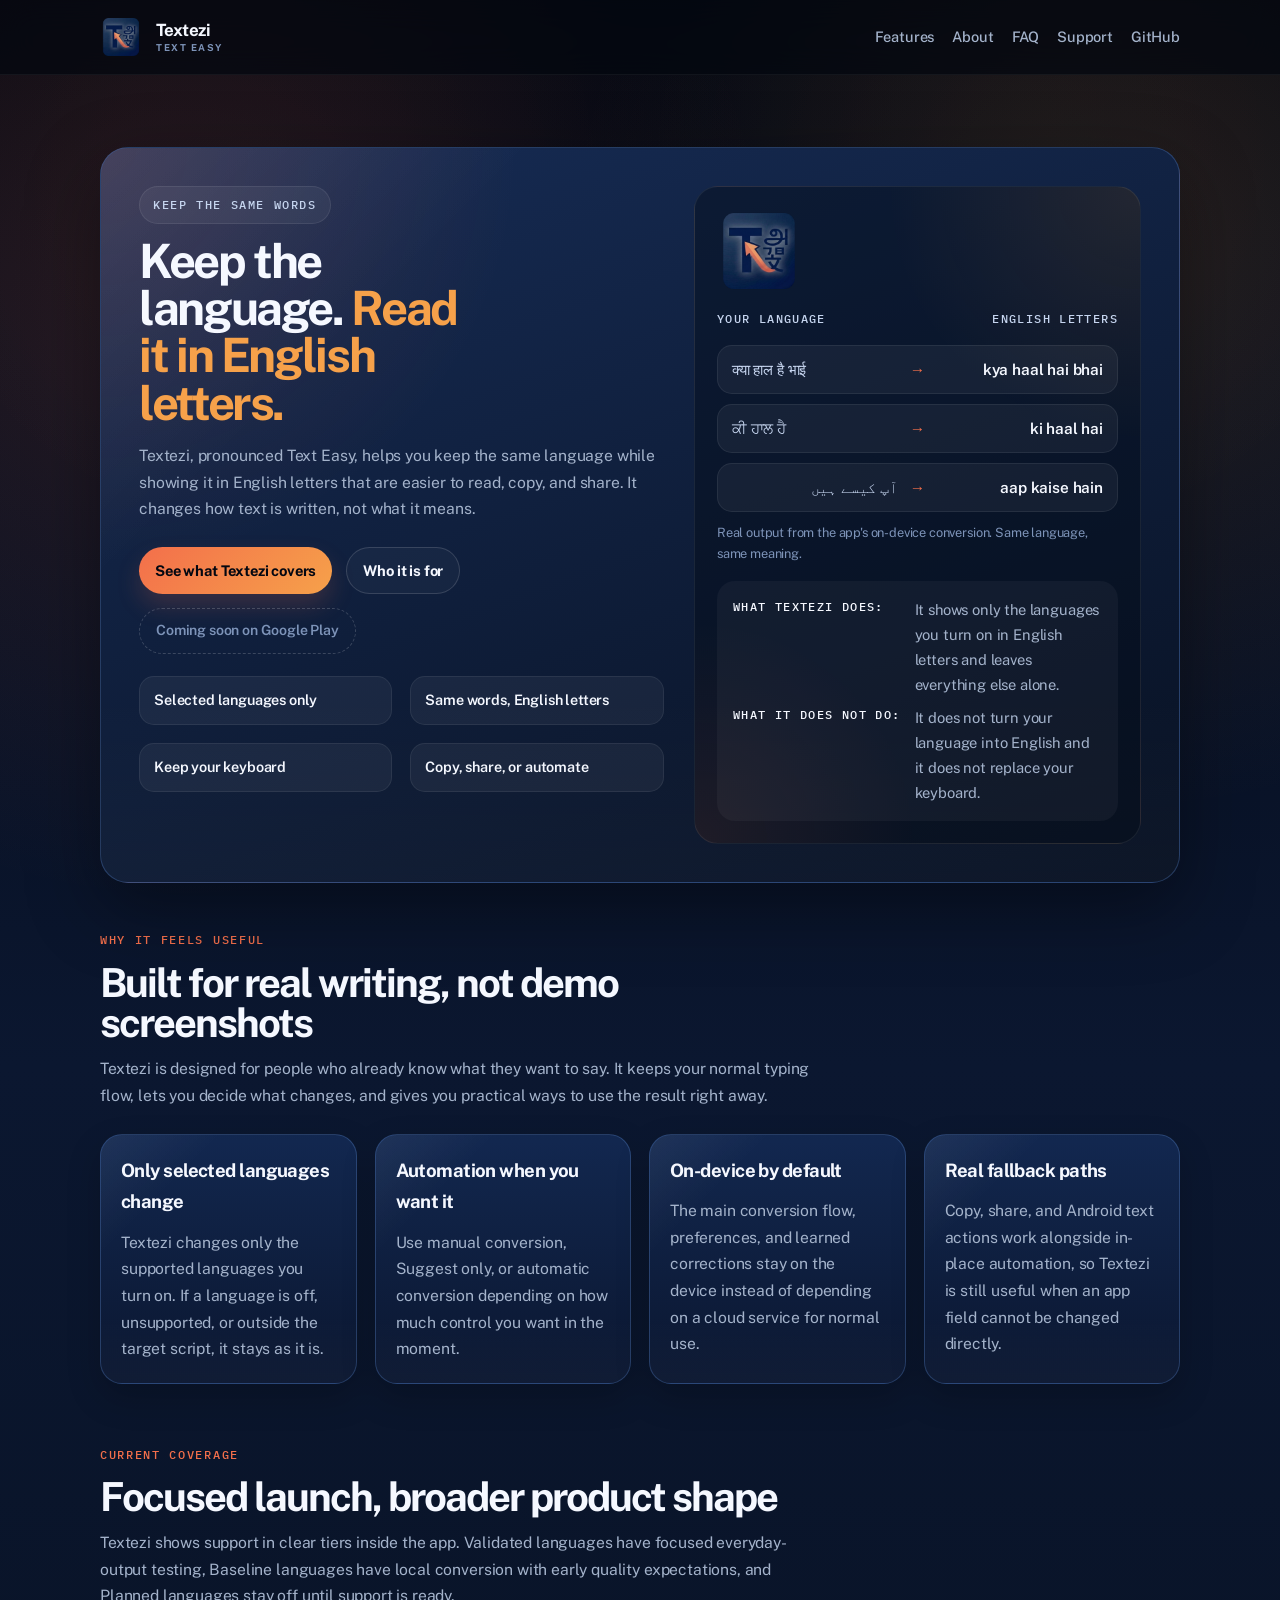
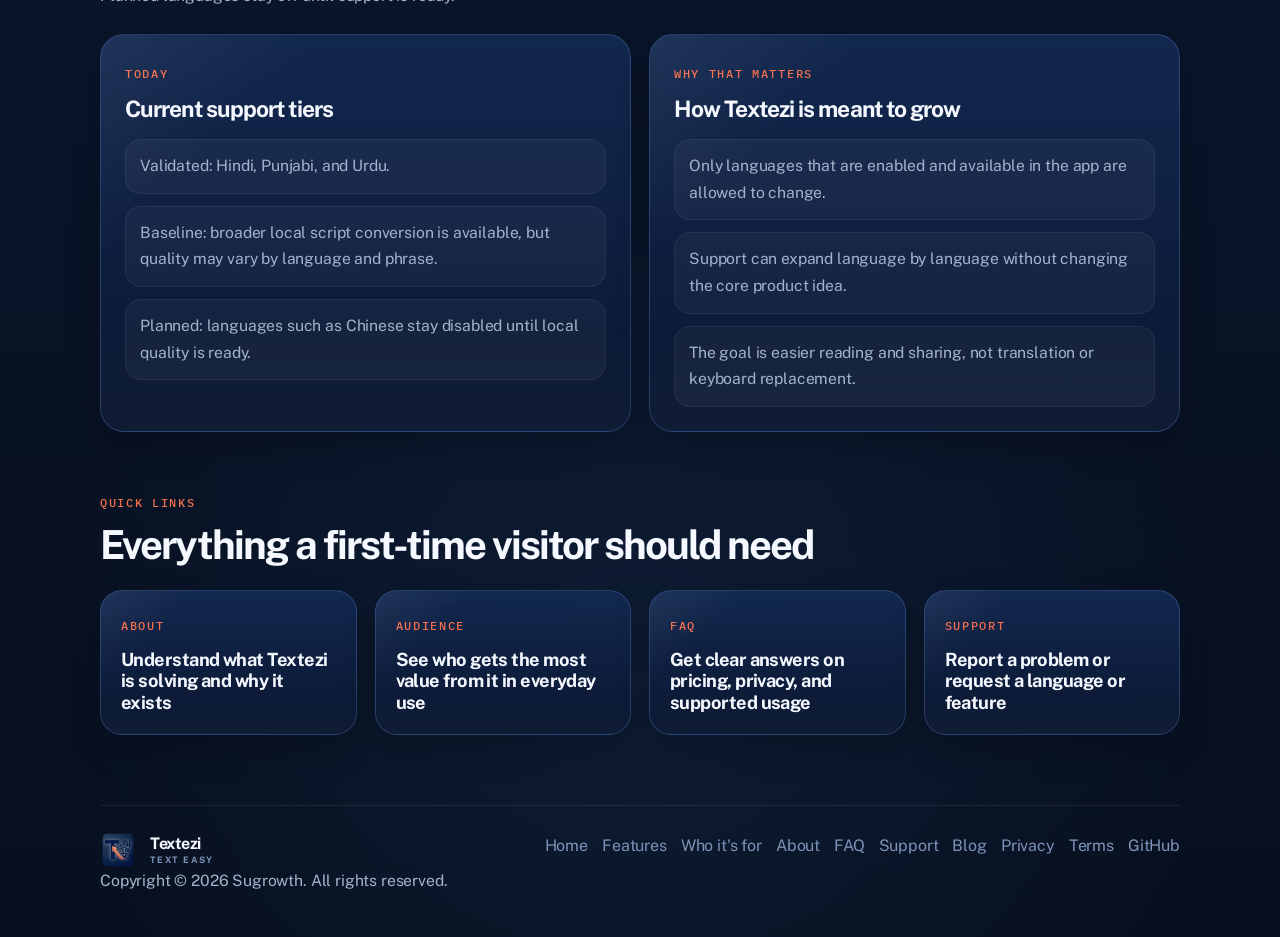
<file: index.html>
<!DOCTYPE html>
<html lang="en">
<head>
    <meta charset="UTF-8">
    <meta name="viewport" content="width=device-width, initial-scale=1.0">
    <title>Textezi (Text Easy) | Keep the language, write it in English letters</title>
    <meta name="description" content="Textezi helps you keep the same language while showing it in easy English letters. Keep your keyboard, choose what converts, and copy or share the result anywhere.">
    <meta name="keywords" content="textezi, text easy, write hindi in english, write punjabi in english, english letters app, write language in english letters, hindi in english letters, punjabi in english letters, text conversion app, on-device text conversion, transliteration app">
    <meta name="robots" content="index, follow">
    <meta name="author" content="Sugrowth">
    <link rel="canonical" href="https://textezi.com/">
    <link rel="icon" type="image/x-icon" href="favicon.ico">
    <link rel="icon" type="image/png" href="favicon-32x32.png">
    <link rel="apple-touch-icon" href="apple-touch-icon.png">
    <link rel="manifest" href="site.webmanifest">
    <meta property="og:title" content="Textezi (Text Easy)">
    <meta property="og:description" content="Keep the language, write it in English letters. Textezi changes how text is written, not what it means.">
    <meta property="og:image" content="https://textezi.com/social-preview.png">
    <meta property="og:type" content="website">
    <meta property="og:url" content="https://textezi.com/">
    <meta property="og:site_name" content="Textezi">
    <meta name="twitter:card" content="summary_large_image">
    <meta name="twitter:title" content="Textezi (Text Easy)">
    <meta name="twitter:description" content="Keep the language, write it in English letters.">
    <meta name="twitter:image" content="https://textezi.com/social-preview.png">
    <meta name="theme-color" content="#0B1730">
    <script type="application/ld+json">
    {
        "@context": "https://schema.org",
        "@graph": [
            {
                "@type": "WebSite",
                "name": "Textezi",
                "alternateName": "Text Easy",
                "url": "https://textezi.com/",
                "description": "Textezi helps people keep the same language while showing it in English letters that are easier to read, copy, and share.",
                "publisher": {
                    "@type": "Organization",
                    "name": "Sugrowth"
                }
            },
            {
                "@type": "SoftwareApplication",
                "name": "Textezi",
                "alternateName": "Text Easy",
                "applicationCategory": "UtilitiesApplication",
                "operatingSystem": "Android",
                "url": "https://textezi.com/",
                "image": "https://textezi.com/assets/site-logo.png",
                "description": "Textezi changes supported text into English letters while keeping the same language. It labels language support as Validated, Baseline, or Planned, and is designed for on-device conversion, manual copy and share flows, optional Android automation, and explicit AI assist.",
                "author": {
                    "@type": "Organization",
                    "name": "Sugrowth"
                },
                "publisher": {
                    "@type": "Organization",
                    "name": "Sugrowth"
                }
            }
        ]
    }
    </script>
    <link rel="preconnect" href="https://fonts.googleapis.com">
    <link rel="preconnect" href="https://fonts.gstatic.com" crossorigin>
    <link rel="stylesheet" href="assets/site.css">
</head>
<body>
    <nav>
        <div class="container nav-inner">
            <a class="brand" href="index.html" aria-label="Textezi, pronounced Text Easy">
                <img src="assets/site-logo.png" alt="Textezi">
                <span class="brand-lockup">
                    <span class="brand-name">Textezi</span>
                    <span class="brand-note">Text Easy</span>
                </span>
            </a>
            <div class="nav-links">
                <a href="features.html">Features</a>
                <a href="about.html">About</a>
                <a href="faq.html">FAQ</a>
                <a href="support.html">Support</a>
                <a href="https://github.com/sugrowth/Textezi-Public" target="_blank" rel="noreferrer">GitHub</a>
            </div>
        </div>
    </nav>

    <main>
        <section class="hero">
            <div class="container">
                <div class="hero-card hero-home-card">
                    <div class="hero-copy">
                        <div class="eyebrow">Keep the same words</div>
                        <h1>Keep the language. <span class="gradient">Read it in English letters.</span></h1>
                        <p>Textezi, pronounced Text Easy, helps you keep the same language while showing it in English letters that are easier to read, copy, and share. It changes how text is written, not what it means.</p>

                        <div class="cta-row">
                            <a class="nav-cta" href="features.html">See what Textezi covers</a>
                            <a class="ghost-cta" href="who-is-this-for.html">Who it is for</a>
                            <span class="store-note">Coming soon on Google Play</span>
                        </div>

                        <div class="hero-tags">
                            <div class="tag">Selected languages only</div>
                            <div class="tag">Same words, English letters</div>
                            <div class="tag">Keep your keyboard</div>
                            <div class="tag">Copy, share, or automate</div>
                        </div>
                    </div>
                    <div class="hero-display">
                        <div class="script-stage">
                            <div class="hero-icon hero-mark">
                                <img src="assets/site-logo.png" alt="Textezi icon">
                            </div>
                            <div class="script-stage-top">
                                <span>Your language</span>
                                <span>English letters</span>
                            </div>
                            <div class="convert-demo" aria-label="Example conversions">
                                <div class="convert-row">
                                    <span class="convert-source" lang="hi">क्या हाल है भाई</span>
                                    <span class="convert-arrow" aria-hidden="true">&#8594;</span>
                                    <span class="convert-output" lang="hi-Latn">kya haal hai bhai</span>
                                </div>
                                <div class="convert-row">
                                    <span class="convert-source" lang="pa">ਕੀ ਹਾਲ ਹੈ</span>
                                    <span class="convert-arrow" aria-hidden="true">&#8594;</span>
                                    <span class="convert-output" lang="pa-Latn">ki haal hai</span>
                                </div>
                                <div class="convert-row">
                                    <span class="convert-source" lang="ur" dir="rtl">آپ کیسے ہیں</span>
                                    <span class="convert-arrow" aria-hidden="true">&#8594;</span>
                                    <span class="convert-output" lang="ur-Latn">aap kaise hain</span>
                                </div>
                                <div class="convert-note">Real output from the app's on-device conversion. Same language, same meaning.</div>
                            </div>
                            <div class="launch-strip">
                                <strong>What Textezi does:</strong>
                                <span>It shows only the languages you turn on in English letters and leaves everything else alone.</span>
                                <strong>What it does not do:</strong>
                                <span>It does not turn your language into English and it does not replace your keyboard.</span>
                            </div>
                        </div>
                    </div>
                </div>
            </div>
        </section>

        <section class="section">
            <div class="container">
                <div class="section-header">
                    <div class="section-label">Why it feels useful</div>
                    <h2 class="section-title">Built for real writing, not demo screenshots</h2>
                    <p class="section-copy">Textezi is designed for people who already know what they want to say. It keeps your normal typing flow, lets you decide what changes, and gives you practical ways to use the result right away.</p>
                </div>
                <div class="signal-grid">
                    <div class="signal-card">
                        <h3>Only selected languages change</h3>
                        <p>Textezi changes only the supported languages you turn on. If a language is off, unsupported, or outside the target script, it stays as it is.</p>
                    </div>
                    <div class="signal-card">
                        <h3>Automation when you want it</h3>
                        <p>Use manual conversion, Suggest only, or automatic conversion depending on how much control you want in the moment.</p>
                    </div>
                    <div class="signal-card">
                        <h3>On-device by default</h3>
                        <p>The main conversion flow, preferences, and learned corrections stay on the device instead of depending on a cloud service for normal use.</p>
                    </div>
                    <div class="signal-card">
                        <h3>Real fallback paths</h3>
                        <p>Copy, share, and Android text actions work alongside in-place automation, so Textezi is still useful when an app field cannot be changed directly.</p>
                    </div>
                </div>
            </div>
        </section>

        <section class="section">
            <div class="container">
                <div class="section-header">
                    <div class="section-label">Current coverage</div>
                    <h2 class="section-title">Focused launch, broader product shape</h2>
                    <p class="section-copy">Textezi shows support in clear tiers inside the app. Validated languages have focused everyday-output testing, Baseline languages have local conversion with early quality expectations, and Planned languages stay off until support is ready.</p>
                </div>
                <div class="split-grid">
                    <div class="split-card">
                        <div class="section-label">Today</div>
                        <h3>Current support tiers</h3>
                        <div class="scope-list">
                            <div class="scope-item">Validated: Hindi, Punjabi, and Urdu.</div>
                            <div class="scope-item">Baseline: broader local script conversion is available, but quality may vary by language and phrase.</div>
                            <div class="scope-item">Planned: languages such as Chinese stay disabled until local quality is ready.</div>
                        </div>
                    </div>
                    <div class="split-card">
                        <div class="section-label">Why that matters</div>
                        <h3>How Textezi is meant to grow</h3>
                        <div class="scope-list">
                            <div class="scope-item">Only languages that are enabled and available in the app are allowed to change.</div>
                            <div class="scope-item">Support can expand language by language without changing the core product idea.</div>
                            <div class="scope-item">The goal is easier reading and sharing, not translation or keyboard replacement.</div>
                        </div>
                    </div>
                </div>
            </div>
        </section>

        <section class="section">
            <div class="container">
                <div class="section-header">
                    <div class="section-label">Quick links</div>
                    <h2 class="section-title">Everything a first-time visitor should need</h2>
                </div>
                <div class="three-up">
                    <a class="link-card" href="about.html">
                        <div class="link-label">About</div>
                        <div class="link-title">Understand what Textezi is solving and why it exists</div>
                    </a>
                    <a class="link-card" href="who-is-this-for.html">
                        <div class="link-label">Audience</div>
                        <div class="link-title">See who gets the most value from it in everyday use</div>
                    </a>
                    <a class="link-card" href="faq.html">
                        <div class="link-label">FAQ</div>
                        <div class="link-title">Get clear answers on pricing, privacy, and supported usage</div>
                    </a>
                    <a class="link-card" href="support.html">
                        <div class="link-label">Support</div>
                        <div class="link-title">Report a problem or request a language or feature</div>
                    </a>
                </div>
            </div>
        </section>
    </main>

    <footer>
        <div class="container footer-inner">
            <div>
                <div class="footer-brand" aria-label="Textezi, pronounced Text Easy">
                    <img src="assets/site-logo.png" alt="Textezi">
                    <span class="brand-lockup">
                        <span class="brand-name">Textezi</span>
                        <span class="brand-note">Text Easy</span>
                    </span>
                </div>
                <div class="footer-copy">Copyright © 2026 Sugrowth. All rights reserved.</div>
            </div>
            <div class="footer-links">
                <a href="index.html">Home</a>
                <a href="features.html">Features</a>
                <a href="who-is-this-for.html">Who it's for</a>
                <a href="about.html">About</a>
                <a href="faq.html">FAQ</a>
                <a href="support.html">Support</a>
                <a href="blog.html">Blog</a>
                <a href="privacy.html">Privacy</a>
                <a href="terms.html">Terms</a>
                <a href="https://github.com/sugrowth/Textezi-Public" target="_blank" rel="noreferrer">GitHub</a>
            </div>
        </div>
    </footer>
</body>
</html>
</file>
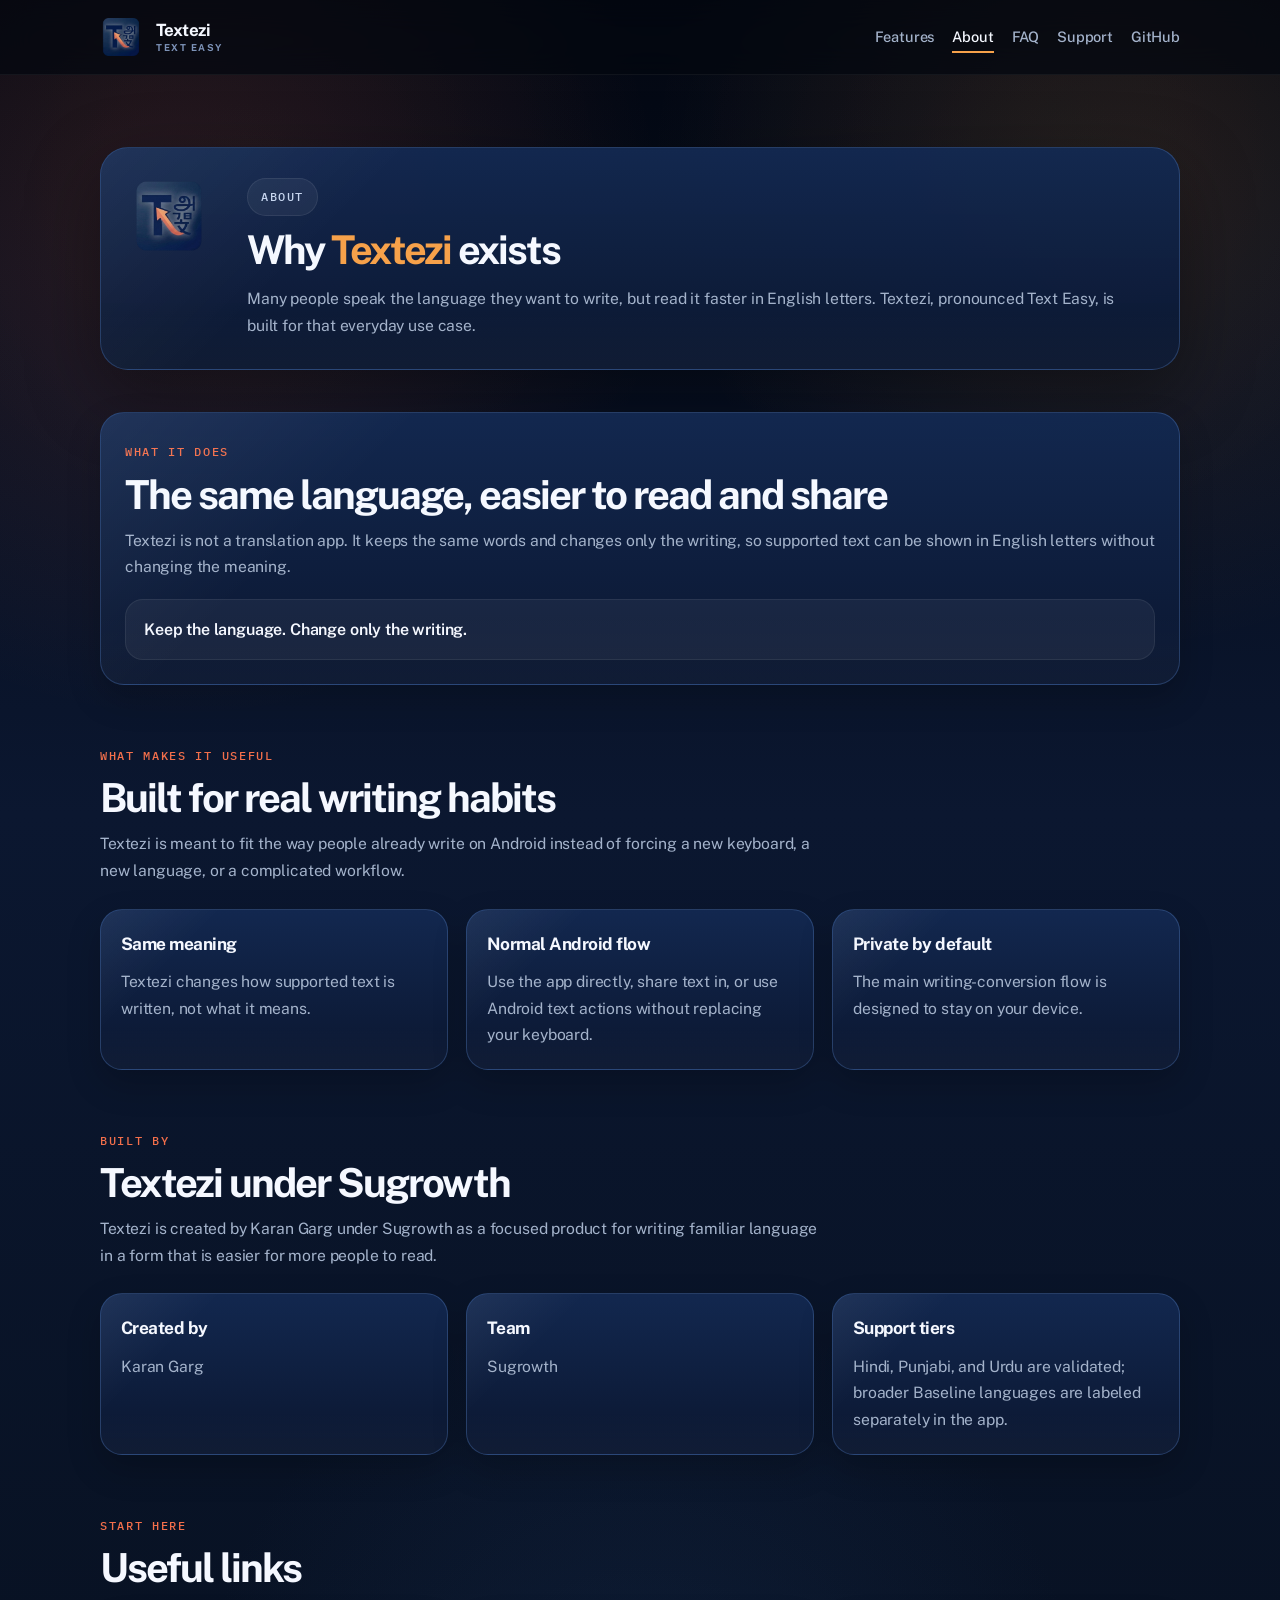
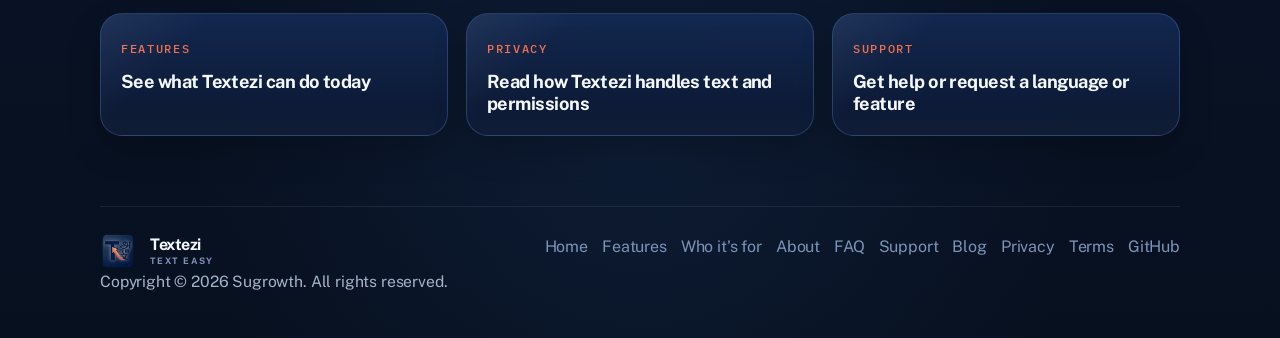
<file: about.html>
<!DOCTYPE html>
<html lang="en">
<head>
    <meta charset="UTF-8">
    <meta name="viewport" content="width=device-width, initial-scale=1.0">
    <title>About Textezi (Text Easy)</title>
    <meta name="description" content="Why Textezi exists, who it is for, and how it helps people keep the same language while writing it in English letters.">
    <meta name="keywords" content="about textezi, text easy meaning, textezi pronunciation, sugrowth, karan garg, who made textezi, write language in english letters app">
    <meta name="robots" content="index, follow">
    <meta name="author" content="Sugrowth">
    <link rel="canonical" href="https://textezi.com/about.html">
    <meta property="og:title" content="About Textezi (Text Easy)">
    <meta property="og:description" content="Why Textezi exists, how it is pronounced, and how it helps people keep the same language while writing it in English letters.">
    <meta property="og:image" content="https://textezi.com/social-preview.png">
    <meta property="og:url" content="https://textezi.com/about.html">
    <meta property="og:type" content="website">
    <meta property="og:site_name" content="Textezi">
    <meta name="twitter:card" content="summary_large_image">
    <meta name="twitter:title" content="About Textezi (Text Easy)">
    <meta name="twitter:description" content="Learn why Textezi exists and how it helps people keep the same language while writing it in English letters.">
    <meta name="twitter:image" content="https://textezi.com/social-preview.png">
    <link rel="icon" type="image/x-icon" href="favicon.ico">
    <link rel="icon" type="image/png" href="favicon-32x32.png">
    <link rel="apple-touch-icon" href="apple-touch-icon.png">
    <link rel="manifest" href="site.webmanifest">
    <meta name="theme-color" content="#0B1730">
    <script type="application/ld+json">
    {
        "@context": "https://schema.org",
        "@type": "AboutPage",
        "name": "About Textezi",
        "description": "Textezi is a Sugrowth product built for people who speak the language they want to write but prefer reading it in English letters.",
        "url": "https://textezi.com/about.html",
        "isPartOf": {
            "@type": "WebSite",
            "name": "Textezi",
            "alternateName": "Text Easy",
            "url": "https://textezi.com/"
        }
    }
    </script>
    <link rel="preconnect" href="https://fonts.googleapis.com">
    <link rel="preconnect" href="https://fonts.gstatic.com" crossorigin>
    <link rel="stylesheet" href="assets/site.css">
</head>
<body>
    <nav>
        <div class="container nav-inner">
            <a class="brand" href="index.html" aria-label="Textezi, pronounced Text Easy">
                <img src="assets/site-logo.png" alt="Textezi">
                <span class="brand-lockup">
                    <span class="brand-name">Textezi</span>
                    <span class="brand-note">Text Easy</span>
                </span>
            </a>
            <div class="nav-links">
                <a href="features.html">Features</a>
                <a class="active" href="about.html">About</a>
                <a href="faq.html">FAQ</a>
                <a href="support.html">Support</a>
                <a href="https://github.com/sugrowth/Textezi-Public" target="_blank" rel="noreferrer">GitHub</a>
            </div>
        </div>
    </nav>

    <main>
        <section class="hero">
            <div class="container">
                <div class="hero-card">
                    <div class="hero-icon">
                        <img src="assets/site-logo.png" alt="Textezi icon">
                    </div>
                    <div>
                        <div class="eyebrow">About</div>
                        <h1>Why <span class="gradient">Textezi</span> exists</h1>
                        <p>Many people speak the language they want to write, but read it faster in English letters. Textezi, pronounced Text Easy, is built for that everyday use case.</p>
                    </div>
                </div>
            </div>
        </section>

        <section class="section">
            <div class="container">
                <div class="section-card">
                    <div class="section-label">What it does</div>
                    <h2 class="section-title">The same language, easier to read and share</h2>
                    <p class="section-copy">Textezi is not a translation app. It keeps the same words and changes only the writing, so supported text can be shown in English letters without changing the meaning.</p>
                    <div class="promise-card">Keep the language. Change only the writing.</div>
                </div>
            </div>
        </section>

        <section class="section">
            <div class="container">
                <div class="section-header">
                    <div class="section-label">What makes it useful</div>
                    <h2 class="section-title">Built for real writing habits</h2>
                    <p class="section-copy">Textezi is meant to fit the way people already write on Android instead of forcing a new keyboard, a new language, or a complicated workflow.</p>
                </div>
                <div class="three-up">
                    <div class="mini-card">
                        <h3>Same meaning</h3>
                        <p>Textezi changes how supported text is written, not what it means.</p>
                    </div>
                    <div class="mini-card">
                        <h3>Normal Android flow</h3>
                        <p>Use the app directly, share text in, or use Android text actions without replacing your keyboard.</p>
                    </div>
                    <div class="mini-card">
                        <h3>Private by default</h3>
                        <p>The main writing-conversion flow is designed to stay on your device.</p>
                    </div>
                </div>
            </div>
        </section>

        <section class="section">
            <div class="container">
                <div class="section-header">
                    <div class="section-label">Built by</div>
                    <h2 class="section-title">Textezi under Sugrowth</h2>
                    <p class="section-copy">Textezi is created by Karan Garg under Sugrowth as a focused product for writing familiar language in a form that is easier for more people to read.</p>
                </div>
                <div class="three-up">
                    <div class="mini-card">
                        <h3>Created by</h3>
                        <p>Karan Garg</p>
                    </div>
                    <div class="mini-card">
                        <h3>Team</h3>
                        <p>Sugrowth</p>
                    </div>
                    <div class="mini-card">
                        <h3>Support tiers</h3>
                        <p>Hindi, Punjabi, and Urdu are validated; broader Baseline languages are labeled separately in the app.</p>
                    </div>
                </div>
            </div>
        </section>

        <section class="section">
            <div class="container">
                <div class="section-header">
                    <div class="section-label">Start here</div>
                    <h2 class="section-title">Useful links</h2>
                </div>
                <div class="three-up">
                    <a class="link-card" href="features.html">
                        <div class="link-label">Features</div>
                        <div class="link-title">See what Textezi can do today</div>
                    </a>
                    <a class="link-card" href="privacy.html">
                        <div class="link-label">Privacy</div>
                        <div class="link-title">Read how Textezi handles text and permissions</div>
                    </a>
                    <a class="link-card" href="support.html">
                        <div class="link-label">Support</div>
                        <div class="link-title">Get help or request a language or feature</div>
                    </a>
                </div>
            </div>
        </section>
    </main>

    <footer>
        <div class="container footer-inner">
            <div>
                <div class="footer-brand" aria-label="Textezi, pronounced Text Easy">
                    <img src="assets/site-logo.png" alt="Textezi">
                    <span class="brand-lockup">
                        <span class="brand-name">Textezi</span>
                        <span class="brand-note">Text Easy</span>
                    </span>
                </div>
                <div class="footer-copy">Copyright © 2026 Sugrowth. All rights reserved.</div>
            </div>
            <div class="footer-links">
                <a href="index.html">Home</a>
                <a href="features.html">Features</a>
                <a href="who-is-this-for.html">Who it's for</a>
                <a href="about.html">About</a>
                <a href="faq.html">FAQ</a>
                <a href="support.html">Support</a>
                <a href="blog.html">Blog</a>
                <a href="privacy.html">Privacy</a>
                <a href="terms.html">Terms</a>
                <a href="https://github.com/sugrowth/Textezi-Public" target="_blank" rel="noreferrer">GitHub</a>
            </div>
        </div>
    </footer>
</body>
</html>
</file>
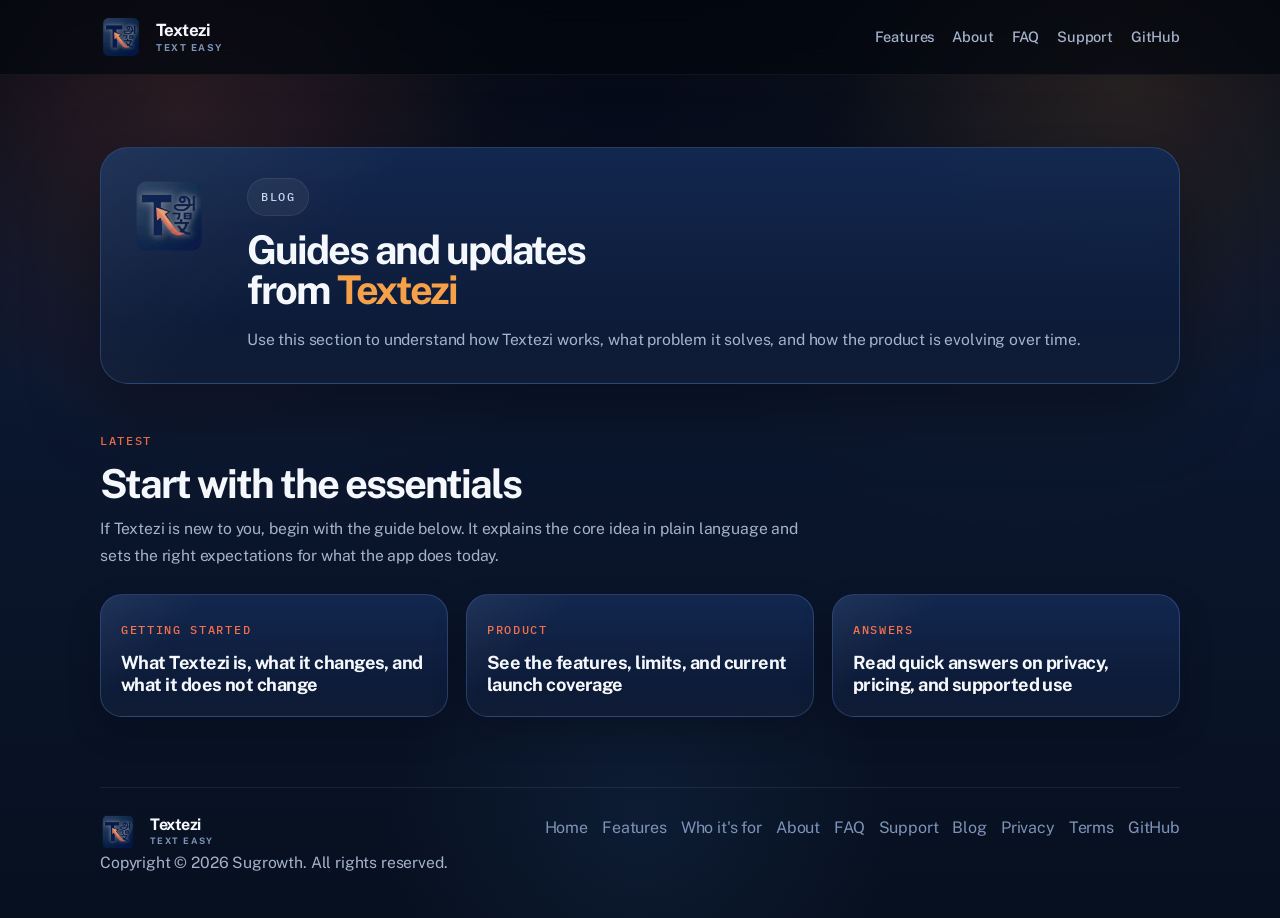
<file: blog.html>
<!DOCTYPE html>
<html lang="en">
<head>
    <meta charset="UTF-8">
    <meta name="viewport" content="width=device-width, initial-scale=1.0">
    <title>Textezi Blog | Text Easy Guides and Updates</title>
    <meta name="description" content="Guides, product notes, and launch updates from Textezi.">
    <meta name="keywords" content="textezi blog, text easy blog, english letters guide, write language in english letters, hindi in english letters guide, punjabi in english letters guide">
    <meta name="robots" content="index, follow">
    <meta name="author" content="Sugrowth">
    <link rel="canonical" href="https://textezi.com/blog.html">
    <meta property="og:title" content="Textezi Blog">
    <meta property="og:description" content="Guides, product notes, and launch updates from Textezi.">
    <meta property="og:image" content="https://textezi.com/social-preview.png">
    <meta property="og:url" content="https://textezi.com/blog.html">
    <meta property="og:type" content="website">
    <meta property="og:site_name" content="Textezi">
    <meta name="twitter:card" content="summary_large_image">
    <meta name="twitter:title" content="Textezi Blog">
    <meta name="twitter:description" content="Guides and updates on using Textezi to keep the language the same while writing it in English letters.">
    <meta name="twitter:image" content="https://textezi.com/social-preview.png">
    <link rel="icon" type="image/x-icon" href="favicon.ico">
    <link rel="icon" type="image/png" href="favicon-32x32.png">
    <link rel="apple-touch-icon" href="apple-touch-icon.png">
    <link rel="manifest" href="site.webmanifest">
    <meta name="theme-color" content="#0B1730">
    <script type="application/ld+json">
    {
        "@context": "https://schema.org",
        "@type": "Blog",
        "name": "Textezi Blog",
        "description": "Guides, product notes, and launch updates from Textezi.",
        "url": "https://textezi.com/blog.html",
        "isPartOf": {
            "@type": "WebSite",
            "name": "Textezi",
            "alternateName": "Text Easy",
            "url": "https://textezi.com/"
        },
        "publisher": {
            "@type": "Organization",
            "name": "Sugrowth"
        }
    }
    </script>
    <link rel="preconnect" href="https://fonts.googleapis.com">
    <link rel="preconnect" href="https://fonts.gstatic.com" crossorigin>
    <link rel="stylesheet" href="assets/site.css">
</head>
<body>
    <nav>
        <div class="container nav-inner">
            <a class="brand" href="index.html" aria-label="Textezi, pronounced Text Easy">
                <img src="assets/site-logo.png" alt="Textezi">
                <span class="brand-lockup">
                    <span class="brand-name">Textezi</span>
                    <span class="brand-note">Text Easy</span>
                </span>
            </a>
            <div class="nav-links">
                <a href="features.html">Features</a>
                <a href="about.html">About</a>
                <a href="faq.html">FAQ</a>
                <a href="support.html">Support</a>
                <a href="https://github.com/sugrowth/Textezi-Public" target="_blank" rel="noreferrer">GitHub</a>
            </div>
        </div>
    </nav>

    <main>
        <section class="hero">
            <div class="container">
                <div class="hero-card">
                    <div class="hero-icon">
                        <img src="assets/site-logo.png" alt="Textezi icon">
                    </div>
                    <div>
                        <div class="eyebrow">Blog</div>
                        <h1>Guides and updates from <span class="gradient">Textezi</span></h1>
                        <p>Use this section to understand how Textezi works, what problem it solves, and how the product is evolving over time.</p>
                    </div>
                </div>
            </div>
        </section>

        <section class="section">
            <div class="container">
                <div class="section-header">
                    <div class="section-label">Latest</div>
                    <h2 class="section-title">Start with the essentials</h2>
                    <p class="section-copy">If Textezi is new to you, begin with the guide below. It explains the core idea in plain language and sets the right expectations for what the app does today.</p>
                </div>
            </div>
            <div class="container three-up">
                <a class="link-card" href="blogs/getting-started-with-textezi.html">
                    <div class="link-label">Getting started</div>
                    <div class="link-title">What Textezi is, what it changes, and what it does not change</div>
                </a>
                <a class="link-card" href="features.html">
                    <div class="link-label">Product</div>
                    <div class="link-title">See the features, limits, and current launch coverage</div>
                </a>
                <a class="link-card" href="faq.html">
                    <div class="link-label">Answers</div>
                    <div class="link-title">Read quick answers on privacy, pricing, and supported use</div>
                </a>
            </div>
        </section>
    </main>

    <footer>
        <div class="container footer-inner">
            <div>
                <div class="footer-brand" aria-label="Textezi, pronounced Text Easy">
                    <img src="assets/site-logo.png" alt="Textezi">
                    <span class="brand-lockup">
                        <span class="brand-name">Textezi</span>
                        <span class="brand-note">Text Easy</span>
                    </span>
                </div>
                <div class="footer-copy">Copyright © 2026 Sugrowth. All rights reserved.</div>
            </div>
            <div class="footer-links">
                <a href="index.html">Home</a>
                <a href="features.html">Features</a>
                <a href="who-is-this-for.html">Who it's for</a>
                <a href="about.html">About</a>
                <a href="faq.html">FAQ</a>
                <a href="support.html">Support</a>
                <a href="blog.html">Blog</a>
                <a href="privacy.html">Privacy</a>
                <a href="terms.html">Terms</a>
                <a href="https://github.com/sugrowth/Textezi-Public" target="_blank" rel="noreferrer">GitHub</a>
            </div>
        </div>
    </footer>
</body>
</html>
</file>
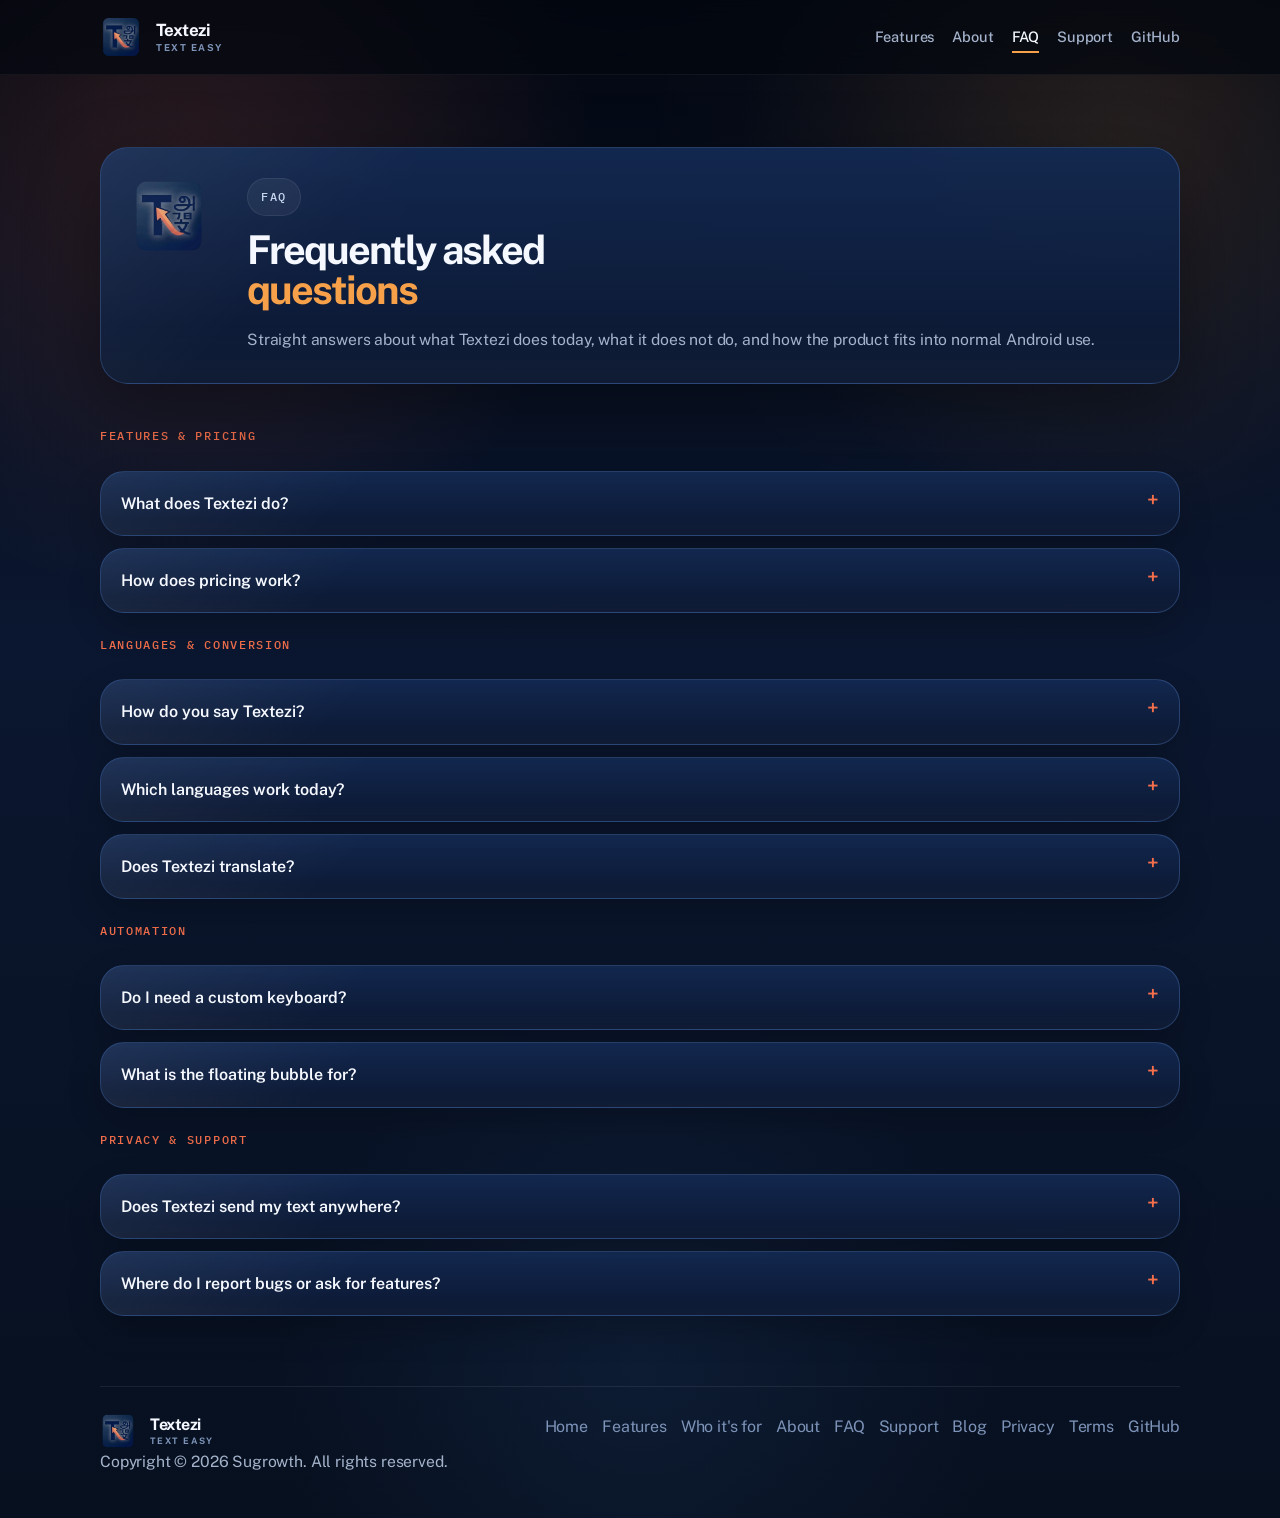
<file: faq.html>
<!DOCTYPE html>
<html lang="en">
<head>
    <meta charset="UTF-8">
    <meta name="viewport" content="width=device-width, initial-scale=1.0">
    <title>FAQ | Textezi (Text Easy)</title>
    <meta name="description" content="Frequently asked questions about Textezi, language support, pricing, privacy, and automation.">
    <meta name="keywords" content="textezi faq, text easy faq, textezi pricing, textezi privacy, write hindi in english app faq, english letters app faq">
    <meta name="robots" content="index, follow">
    <meta name="author" content="Sugrowth">
    <link rel="canonical" href="https://textezi.com/faq.html">
    <meta property="og:title" content="Textezi FAQ">
    <meta property="og:description" content="Frequently asked questions about Textezi, including pronunciation, pricing, supported languages, privacy, and automation.">
    <meta property="og:image" content="https://textezi.com/social-preview.png">
    <meta property="og:url" content="https://textezi.com/faq.html">
    <meta property="og:type" content="website">
    <meta property="og:site_name" content="Textezi">
    <meta name="twitter:card" content="summary_large_image">
    <meta name="twitter:title" content="Textezi FAQ">
    <meta name="twitter:description" content="Straight answers about what Textezi does today, how it is pronounced, and how the product works on Android.">
    <meta name="twitter:image" content="https://textezi.com/social-preview.png">
    <link rel="icon" type="image/x-icon" href="favicon.ico">
    <link rel="icon" type="image/png" href="favicon-32x32.png">
    <link rel="apple-touch-icon" href="apple-touch-icon.png">
    <link rel="manifest" href="site.webmanifest">
    <meta name="theme-color" content="#0B1730">
    <script type="application/ld+json">
    {
        "@context": "https://schema.org",
        "@type": "FAQPage",
        "name": "Textezi FAQ",
        "description": "Frequently asked questions about Textezi and how it works.",
        "url": "https://textezi.com/faq.html",
        "mainEntity": [
            {
                "@type": "Question",
                "name": "What does Textezi do?",
                "acceptedAnswer": {
                    "@type": "Answer",
                    "text": "Textezi takes supported text and rewrites it in English letters while keeping the same language. It changes how text is written, not what it means."
                }
            },
            {
                "@type": "Question",
                "name": "How does pricing work?",
                "acceptedAnswer": {
                    "@type": "Answer",
                    "text": "Textezi includes a soft 30-day trial on the device, followed by a one-time permanent unlock through Google Play. Optional AI assist, when available, is a separate monthly subscription."
                }
            },
            {
                "@type": "Question",
                "name": "How do you say Textezi?",
                "acceptedAnswer": {
                    "@type": "Answer",
                    "text": "Textezi is pronounced Text Easy."
                }
            },
            {
                "@type": "Question",
                "name": "Which languages work today?",
                "acceptedAnswer": {
                    "@type": "Answer",
                    "text": "The app labels languages as Validated, Baseline, or Planned. Validated support currently covers Hindi, Punjabi, and Urdu. Baseline languages have local conversion but quality may vary. Planned languages stay disabled until support is ready."
                }
            },
            {
                "@type": "Question",
                "name": "Does Textezi translate?",
                "acceptedAnswer": {
                    "@type": "Answer",
                    "text": "No. Textezi does not turn Hindi into English or Punjabi into English. It keeps the same language and only changes how it is written. You can think of it as writing your language in English letters."
                }
            },
            {
                "@type": "Question",
                "name": "Do I need a custom keyboard?",
                "acceptedAnswer": {
                    "@type": "Answer",
                    "text": "No. Textezi is designed to work with your existing keyboard workflow rather than replacing it with a custom keyboard."
                }
            },
            {
                "@type": "Question",
                "name": "What is the floating bubble for?",
                "acceptedAnswer": {
                    "@type": "Answer",
                    "text": "The floating bubble is an optional quick control. When enabled, it can reopen Textezi faster and make it easier to pause, resume, or switch the automation behavior while using other apps."
                }
            },
            {
                "@type": "Question",
                "name": "Does Textezi send my text anywhere?",
                "acceptedAnswer": {
                    "@type": "Answer",
                    "text": "Core conversion, Auto mode, and Suggest only are designed to stay on the device. Optional AI assist is separate; if you choose Refine with AI or AI mode, only the text needed for that AI refinement request may be sent to the configured AI provider."
                }
            },
            {
                "@type": "Question",
                "name": "Where do I report bugs or ask for features?",
                "acceptedAnswer": {
                    "@type": "Answer",
                    "text": "Use the support page on textezi.com or open an issue at github.com/sugrowth/Textezi-Public/issues/new."
                }
            }
        ]
    }
    </script>
    <link rel="preconnect" href="https://fonts.googleapis.com">
    <link rel="preconnect" href="https://fonts.gstatic.com" crossorigin>
    <link rel="stylesheet" href="assets/site.css">
</head>
<body>
    <nav>
        <div class="container nav-inner">
            <a class="brand" href="index.html" aria-label="Textezi, pronounced Text Easy">
                <img src="assets/site-logo.png" alt="Textezi">
                <span class="brand-lockup">
                    <span class="brand-name">Textezi</span>
                    <span class="brand-note">Text Easy</span>
                </span>
            </a>
            <div class="nav-links">
                <a href="features.html">Features</a>
                <a href="about.html">About</a>
                <a class="active" href="faq.html">FAQ</a>
                <a href="support.html">Support</a>
                <a href="https://github.com/sugrowth/Textezi-Public" target="_blank" rel="noreferrer">GitHub</a>
            </div>
        </div>
    </nav>

    <main>
        <section class="hero">
            <div class="container">
                <div class="hero-card">
                    <div class="hero-icon">
                        <img src="assets/site-logo.png" alt="Textezi icon">
                    </div>
                    <div>
                        <div class="eyebrow">FAQ</div>
                        <h1>Frequently asked <span class="gradient">questions</span></h1>
                        <p>Straight answers about what Textezi does today, what it does not do, and how the product fits into normal Android use.</p>
                    </div>
                </div>
            </div>
        </section>

        <section class="section">
            <div class="container faq-list">
                <div class="faq-category">
                    <div class="faq-category-label">Features &amp; Pricing</div>
                    <div class="faq-item">
                        <button class="faq-question"><span>What does Textezi do?</span><span>+</span></button>
                        <div class="faq-answer">Textezi takes supported text and rewrites it in English letters while keeping the same language. It changes how text is written, not what it means.</div>
                    </div>
                    <div class="faq-item">
                        <button class="faq-question"><span>How does pricing work?</span><span>+</span></button>
                        <div class="faq-answer">Textezi includes a soft 30-day trial on the device, followed by a one-time permanent unlock through Google Play. Optional AI assist, when available, is a separate monthly subscription.</div>
                    </div>
                </div>

                <div class="faq-category">
                    <div class="faq-category-label">Languages &amp; Conversion</div>
                    <div class="faq-item">
                        <button class="faq-question"><span>How do you say Textezi?</span><span>+</span></button>
                        <div class="faq-answer">Textezi is pronounced &quot;Text Easy.&quot;</div>
                    </div>
                    <div class="faq-item">
                        <button class="faq-question"><span>Which languages work today?</span><span>+</span></button>
                        <div class="faq-answer">The app labels languages as Validated, Baseline, or Planned. Validated support currently covers Hindi, Punjabi, and Urdu. Baseline languages have local conversion but quality may vary. Planned languages stay disabled until support is ready.</div>
                    </div>
                    <div class="faq-item">
                        <button class="faq-question"><span>Does Textezi translate?</span><span>+</span></button>
                        <div class="faq-answer">No. Textezi does not turn Hindi into English or Punjabi into English. It keeps the same language and only changes how it is written. You can think of it as writing your language in English letters.</div>
                    </div>
                </div>

                <div class="faq-category">
                    <div class="faq-category-label">Automation</div>
                    <div class="faq-item">
                        <button class="faq-question"><span>Do I need a custom keyboard?</span><span>+</span></button>
                        <div class="faq-answer">No. Textezi is designed to work with your existing keyboard workflow rather than replacing it with a custom keyboard.</div>
                    </div>
                    <div class="faq-item">
                        <button class="faq-question"><span>What is the floating bubble for?</span><span>+</span></button>
                        <div class="faq-answer">The floating bubble is an optional quick control. When enabled, it can reopen Textezi faster and make it easier to pause, resume, or switch the automation behavior while using other apps.</div>
                    </div>
                </div>

                <div class="faq-category">
                    <div class="faq-category-label">Privacy &amp; Support</div>
                    <div class="faq-item">
                        <button class="faq-question"><span>Does Textezi send my text anywhere?</span><span>+</span></button>
                        <div class="faq-answer">Core conversion, Auto mode, and Suggest only are designed to stay on the device. Optional AI assist is separate; if you choose Refine with AI or AI mode, only the text needed for that AI refinement request may be sent to the configured AI provider.</div>
                    </div>
                    <div class="faq-item">
                        <button class="faq-question"><span>Where do I report bugs or ask for features?</span><span>+</span></button>
                        <div class="faq-answer">Use the support page or open an issue directly here: <a href="https://github.com/sugrowth/Textezi-Public/issues/new" target="_blank" rel="noreferrer">sugrowth/Textezi-Public/issues/new</a>.</div>
                    </div>
                </div>
            </div>
        </section>
    </main>

    <footer>
        <div class="container footer-inner">
            <div>
                <div class="footer-brand" aria-label="Textezi, pronounced Text Easy">
                    <img src="assets/site-logo.png" alt="Textezi">
                    <span class="brand-lockup">
                        <span class="brand-name">Textezi</span>
                        <span class="brand-note">Text Easy</span>
                    </span>
                </div>
                <div class="footer-copy">Copyright © 2026 Sugrowth. All rights reserved.</div>
            </div>
            <div class="footer-links">
                <a href="index.html">Home</a>
                <a href="features.html">Features</a>
                <a href="who-is-this-for.html">Who it's for</a>
                <a href="about.html">About</a>
                <a href="faq.html">FAQ</a>
                <a href="support.html">Support</a>
                <a href="blog.html">Blog</a>
                <a href="privacy.html">Privacy</a>
                <a href="terms.html">Terms</a>
                <a href="https://github.com/sugrowth/Textezi-Public" target="_blank" rel="noreferrer">GitHub</a>
            </div>
        </div>
    </footer>

    <script src="assets/site.js"></script>
</body>
</html>
</file>
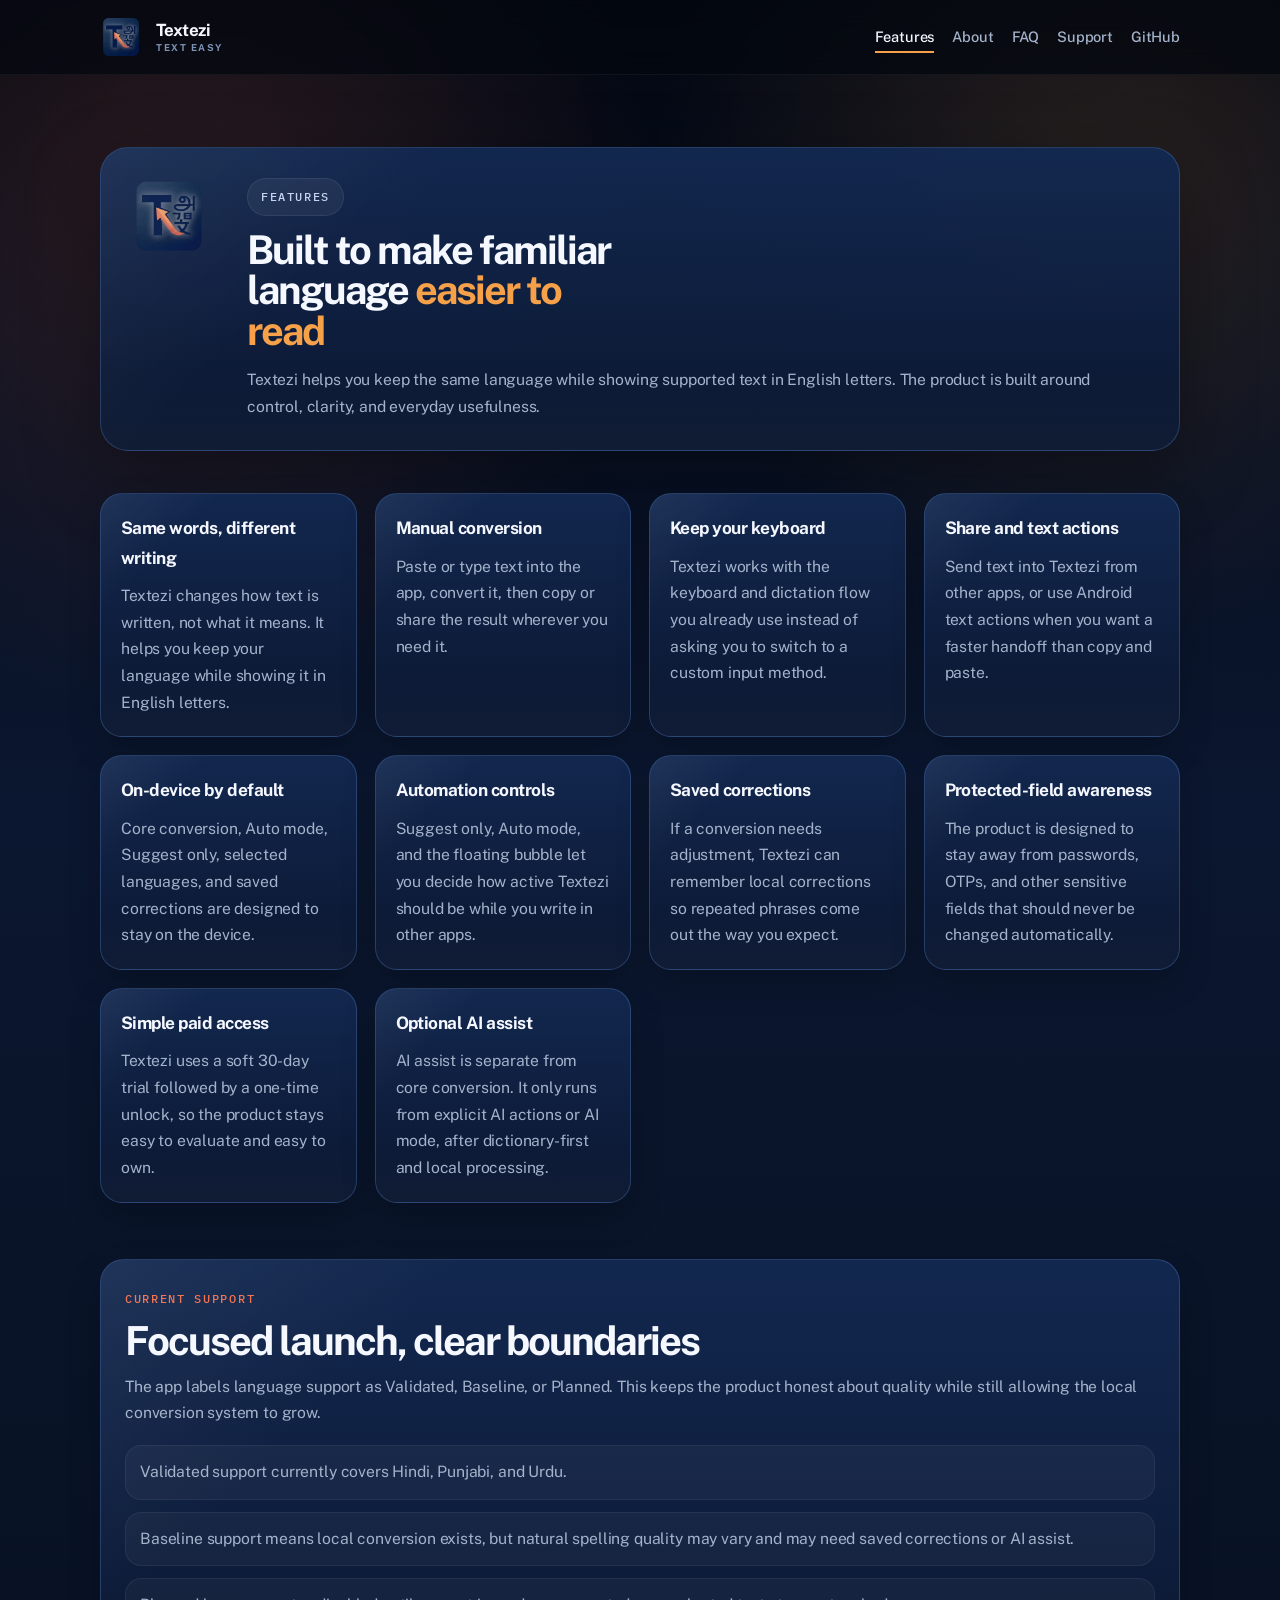
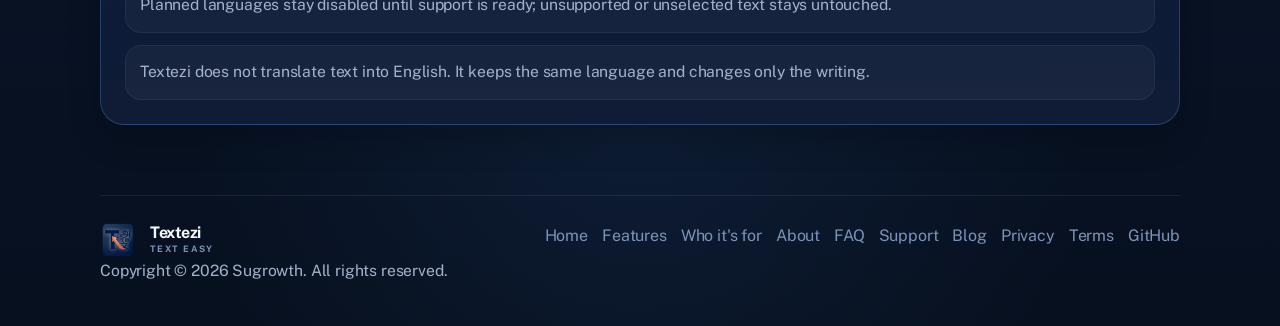
<file: features.html>
<!DOCTYPE html>
<html lang="en">
<head>
    <meta charset="UTF-8">
    <meta name="viewport" content="width=device-width, initial-scale=1.0">
    <title>Features | Textezi (Text Easy)</title>
    <meta name="description" content="See how Textezi converts supported text into English letters while keeping the language the same.">
    <meta name="keywords" content="textezi features, text easy app, write hindi in english app, write punjabi in english, english letters converter app, android text conversion, on-device language conversion">
    <meta name="robots" content="index, follow">
    <meta name="author" content="Sugrowth">
    <link rel="canonical" href="https://textezi.com/features.html">
    <meta property="og:title" content="Textezi Features">
    <meta property="og:description" content="See how Textezi converts supported text into English letters while keeping the language the same.">
    <meta property="og:image" content="https://textezi.com/social-preview.png">
    <meta property="og:url" content="https://textezi.com/features.html">
    <meta property="og:type" content="website">
    <meta property="og:site_name" content="Textezi">
    <meta name="twitter:card" content="summary_large_image">
    <meta name="twitter:title" content="Textezi Features">
    <meta name="twitter:description" content="Manual conversion, Android text actions, saved corrections, and on-device text conversion in one focused product.">
    <meta name="twitter:image" content="https://textezi.com/social-preview.png">
    <link rel="icon" type="image/x-icon" href="favicon.ico">
    <link rel="icon" type="image/png" href="favicon-32x32.png">
    <link rel="apple-touch-icon" href="apple-touch-icon.png">
    <link rel="manifest" href="site.webmanifest">
    <meta name="theme-color" content="#0B1730">
    <script type="application/ld+json">
    {
        "@context": "https://schema.org",
        "@type": "WebPage",
        "name": "Textezi Features",
        "description": "A feature overview of Textezi, including supported-language conversion, manual and automatic workflows, and on-device privacy.",
        "url": "https://textezi.com/features.html",
        "isPartOf": {
            "@type": "WebSite",
            "name": "Textezi",
            "alternateName": "Text Easy",
            "url": "https://textezi.com/"
        },
        "about": {
            "@type": "SoftwareApplication",
            "name": "Textezi",
            "alternateName": "Text Easy"
        }
    }
    </script>
    <link rel="preconnect" href="https://fonts.googleapis.com">
    <link rel="preconnect" href="https://fonts.gstatic.com" crossorigin>
    <link rel="stylesheet" href="assets/site.css">
</head>
<body>
    <nav>
        <div class="container nav-inner">
            <a class="brand" href="index.html" aria-label="Textezi, pronounced Text Easy">
                <img src="assets/site-logo.png" alt="Textezi">
                <span class="brand-lockup">
                    <span class="brand-name">Textezi</span>
                    <span class="brand-note">Text Easy</span>
                </span>
            </a>
            <div class="nav-links">
                <a class="active" href="features.html">Features</a>
                <a href="about.html">About</a>
                <a href="faq.html">FAQ</a>
                <a href="support.html">Support</a>
                <a href="https://github.com/sugrowth/Textezi-Public" target="_blank" rel="noreferrer">GitHub</a>
            </div>
        </div>
    </nav>

    <main>
        <section class="hero">
            <div class="container">
                <div class="hero-card">
                    <div class="hero-icon">
                        <img src="assets/site-logo.png" alt="Textezi icon">
                    </div>
                    <div>
                        <div class="eyebrow">Features</div>
                        <h1>Built to make familiar language <span class="gradient">easier to read</span></h1>
                        <p>Textezi helps you keep the same language while showing supported text in English letters. The product is built around control, clarity, and everyday usefulness.</p>
                    </div>
                </div>
            </div>
        </section>

        <section class="section">
            <div class="container feature-grid">
                <div class="feature-card">
                    <h3>Same words, different writing</h3>
                    <p>Textezi changes how text is written, not what it means. It helps you keep your language while showing it in English letters.</p>
                </div>
                <div class="feature-card">
                    <h3>Manual conversion</h3>
                    <p>Paste or type text into the app, convert it, then copy or share the result wherever you need it.</p>
                </div>
                <div class="feature-card">
                    <h3>Keep your keyboard</h3>
                    <p>Textezi works with the keyboard and dictation flow you already use instead of asking you to switch to a custom input method.</p>
                </div>
                <div class="feature-card">
                    <h3>Share and text actions</h3>
                    <p>Send text into Textezi from other apps, or use Android text actions when you want a faster handoff than copy and paste.</p>
                </div>
                <div class="feature-card">
                    <h3>On-device by default</h3>
                    <p>Core conversion, Auto mode, Suggest only, selected languages, and saved corrections are designed to stay on the device.</p>
                </div>
                <div class="feature-card">
                    <h3>Automation controls</h3>
                    <p>Suggest only, Auto mode, and the floating bubble let you decide how active Textezi should be while you write in other apps.</p>
                </div>
                <div class="feature-card">
                    <h3>Saved corrections</h3>
                    <p>If a conversion needs adjustment, Textezi can remember local corrections so repeated phrases come out the way you expect.</p>
                </div>
                <div class="feature-card">
                    <h3>Protected-field awareness</h3>
                    <p>The product is designed to stay away from passwords, OTPs, and other sensitive fields that should never be changed automatically.</p>
                </div>
                <div class="feature-card">
                    <h3>Simple paid access</h3>
                    <p>Textezi uses a soft 30-day trial followed by a one-time unlock, so the product stays easy to evaluate and easy to own.</p>
                </div>
                <div class="feature-card">
                    <h3>Optional AI assist</h3>
                    <p>AI assist is separate from core conversion. It only runs from explicit AI actions or AI mode, after dictionary-first and local processing.</p>
                </div>
            </div>
        </section>

        <section class="section">
            <div class="container">
                <div class="section-card">
                    <div class="section-label">Current support</div>
                    <h2 class="section-title">Focused launch, clear boundaries</h2>
                    <p class="section-copy">The app labels language support as Validated, Baseline, or Planned. This keeps the product honest about quality while still allowing the local conversion system to grow.</p>
                    <div class="scope-list">
                        <div class="scope-item">Validated support currently covers Hindi, Punjabi, and Urdu.</div>
                        <div class="scope-item">Baseline support means local conversion exists, but natural spelling quality may vary and may need saved corrections or AI assist.</div>
                        <div class="scope-item">Planned languages stay disabled until support is ready; unsupported or unselected text stays untouched.</div>
                        <div class="scope-item">Textezi does not translate text into English. It keeps the same language and changes only the writing.</div>
                    </div>
                </div>
            </div>
        </section>
    </main>

    <footer>
        <div class="container footer-inner">
            <div>
                <div class="footer-brand" aria-label="Textezi, pronounced Text Easy">
                    <img src="assets/site-logo.png" alt="Textezi">
                    <span class="brand-lockup">
                        <span class="brand-name">Textezi</span>
                        <span class="brand-note">Text Easy</span>
                    </span>
                </div>
                <div class="footer-copy">Copyright © 2026 Sugrowth. All rights reserved.</div>
            </div>
            <div class="footer-links">
                <a href="index.html">Home</a>
                <a href="features.html">Features</a>
                <a href="who-is-this-for.html">Who it's for</a>
                <a href="about.html">About</a>
                <a href="faq.html">FAQ</a>
                <a href="support.html">Support</a>
                <a href="blog.html">Blog</a>
                <a href="privacy.html">Privacy</a>
                <a href="terms.html">Terms</a>
                <a href="https://github.com/sugrowth/Textezi-Public" target="_blank" rel="noreferrer">GitHub</a>
            </div>
        </div>
    </footer>
</body>
</html>
</file>
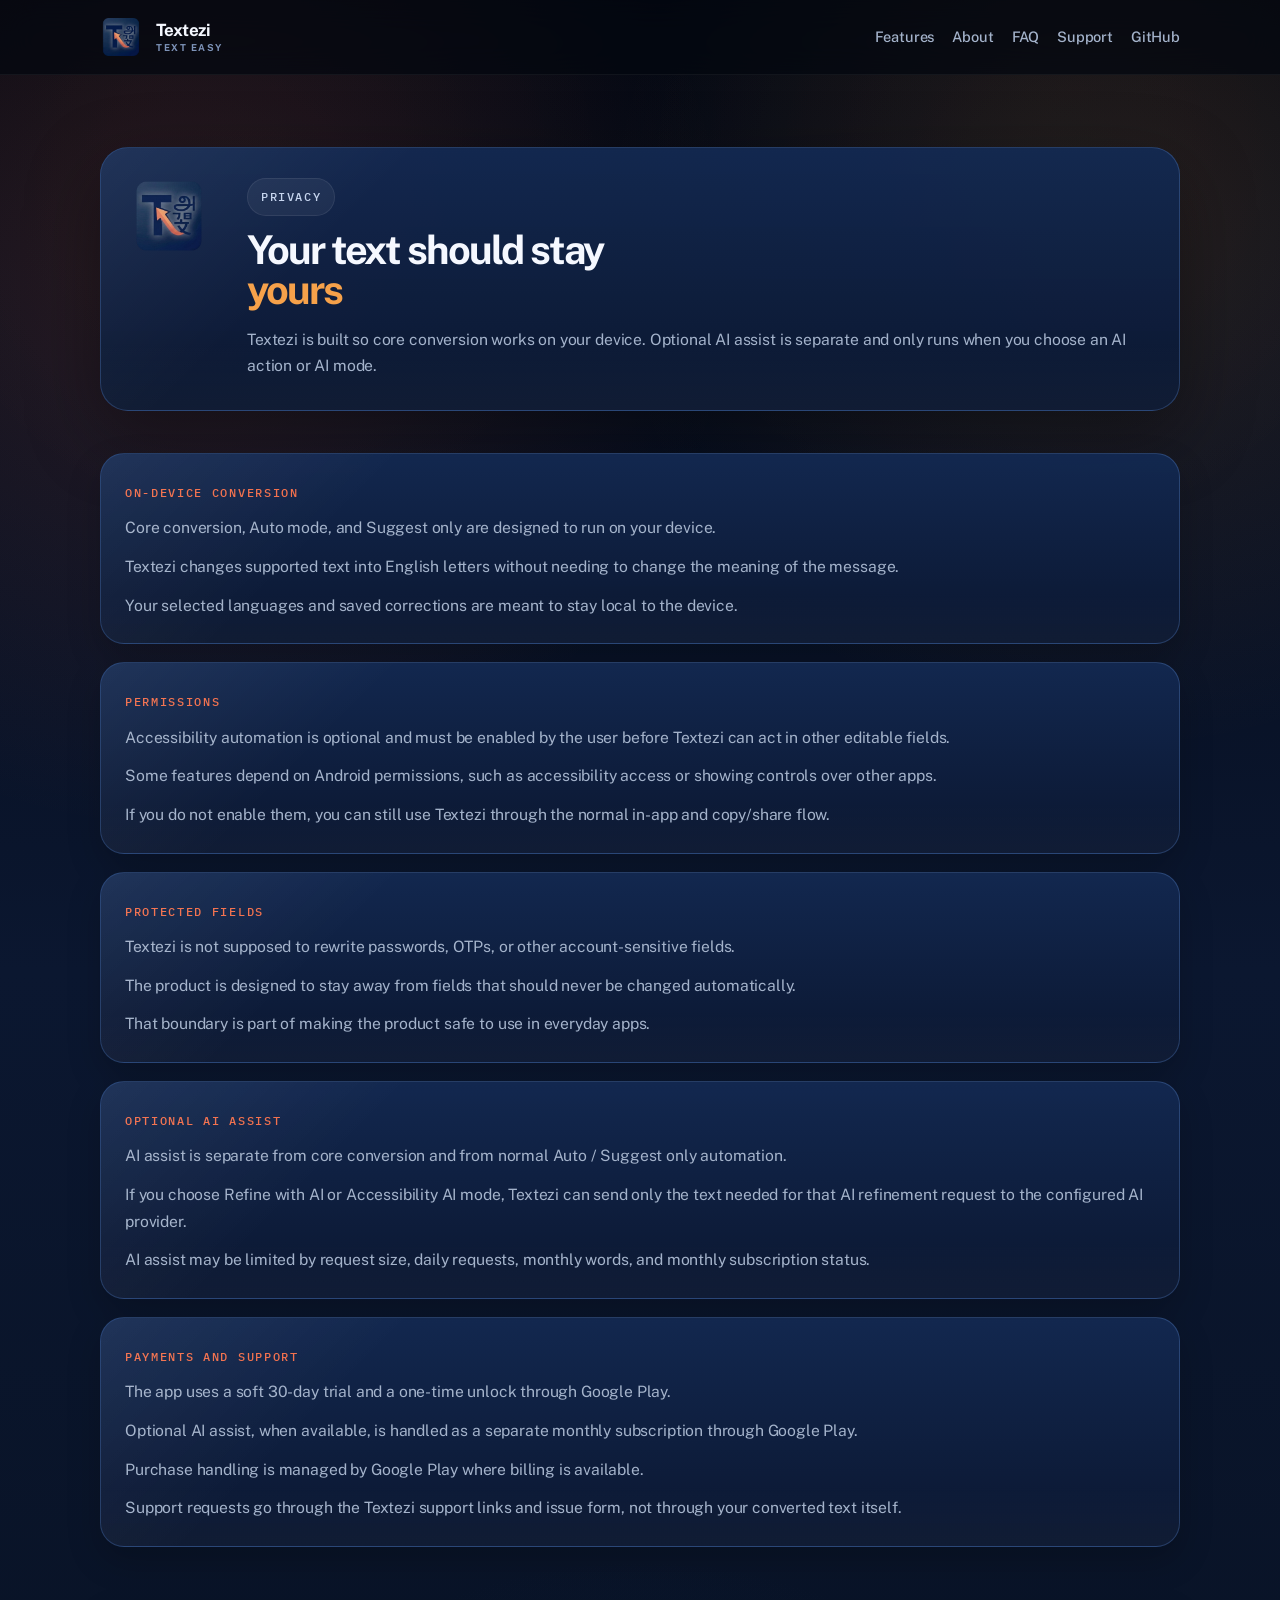
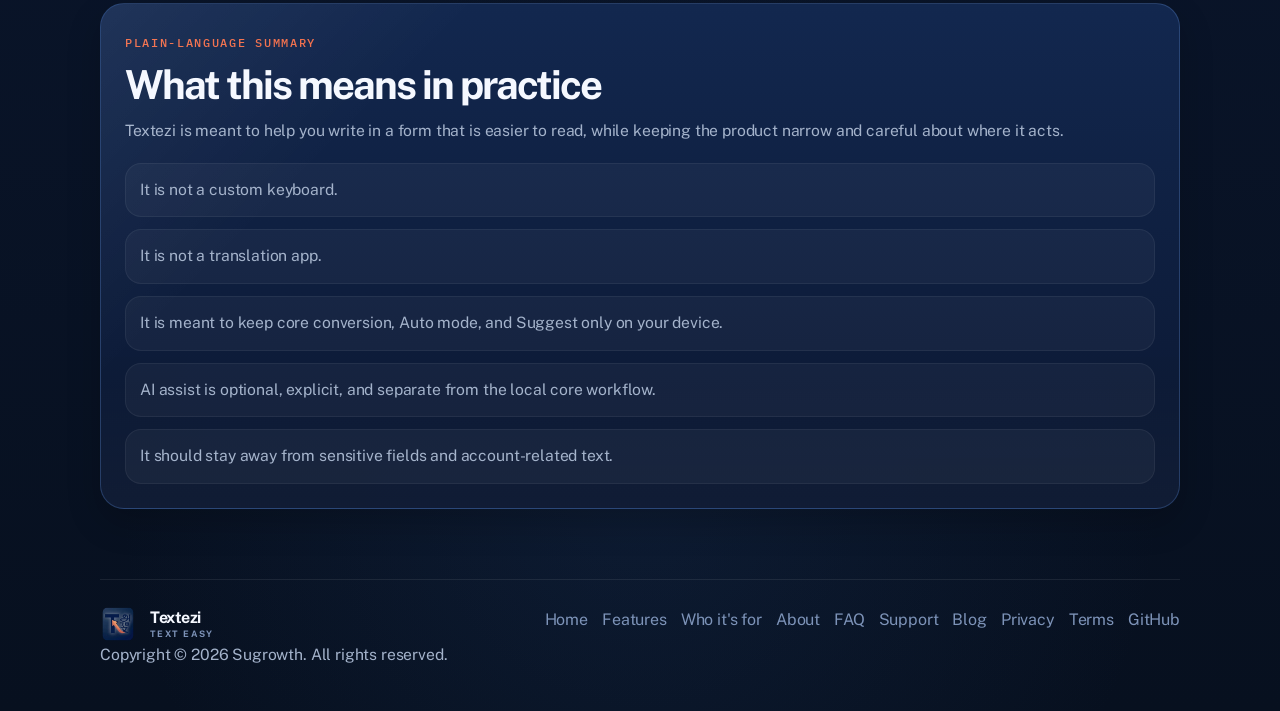
<file: privacy.html>
<!DOCTYPE html>
<html lang="en">
<head>
    <meta charset="UTF-8">
    <meta name="viewport" content="width=device-width, initial-scale=1.0">
    <title>Privacy | Textezi (Text Easy)</title>
    <meta name="description" content="How Textezi handles text, permissions, on-device conversion, optional AI assist, and Google Play purchases in plain language.">
    <meta name="keywords" content="textezi privacy, text easy privacy, on-device text conversion, textezi permissions, english letters app privacy">
    <meta name="robots" content="index, follow">
    <meta name="author" content="Sugrowth">
    <link rel="canonical" href="https://textezi.com/privacy.html">
    <meta property="og:title" content="Textezi Privacy">
    <meta property="og:description" content="How Textezi handles text, permissions, on-device conversion, optional AI assist, and Google Play purchases in plain language.">
    <meta property="og:image" content="https://textezi.com/social-preview.png">
    <meta property="og:url" content="https://textezi.com/privacy.html">
    <meta property="og:type" content="website">
    <meta property="og:site_name" content="Textezi">
    <meta name="twitter:card" content="summary_large_image">
    <meta name="twitter:title" content="Textezi Privacy">
    <meta name="twitter:description" content="Textezi is designed so core conversion stays on the device, with optional AI assist kept separate and explicit.">
    <meta name="twitter:image" content="https://textezi.com/social-preview.png">
    <link rel="icon" type="image/x-icon" href="favicon.ico">
    <link rel="icon" type="image/png" href="favicon-32x32.png">
    <link rel="apple-touch-icon" href="apple-touch-icon.png">
    <link rel="manifest" href="site.webmanifest">
    <meta name="theme-color" content="#0B1730">
    <script type="application/ld+json">
    {
        "@context": "https://schema.org",
        "@type": "WebPage",
        "name": "Textezi Privacy",
        "description": "Privacy information for Textezi, including on-device conversion, optional AI assist, permissions, protected-field behavior, and Google Play purchases.",
        "url": "https://textezi.com/privacy.html",
        "isPartOf": {
            "@type": "WebSite",
            "name": "Textezi",
            "alternateName": "Text Easy",
            "url": "https://textezi.com/"
        }
    }
    </script>
    <link rel="preconnect" href="https://fonts.googleapis.com">
    <link rel="preconnect" href="https://fonts.gstatic.com" crossorigin>
    <link rel="stylesheet" href="assets/site.css">
</head>
<body>
    <nav>
        <div class="container nav-inner">
            <a class="brand" href="index.html" aria-label="Textezi, pronounced Text Easy">
                <img src="assets/site-logo.png" alt="Textezi">
                <span class="brand-lockup">
                    <span class="brand-name">Textezi</span>
                    <span class="brand-note">Text Easy</span>
                </span>
            </a>
            <div class="nav-links">
                <a href="features.html">Features</a>
                <a href="about.html">About</a>
                <a href="faq.html">FAQ</a>
                <a href="support.html">Support</a>
                <a href="https://github.com/sugrowth/Textezi-Public" target="_blank" rel="noreferrer">GitHub</a>
            </div>
        </div>
    </nav>

    <main>
        <section class="hero">
            <div class="container">
                <div class="hero-card">
                    <div class="hero-icon">
                        <img src="assets/site-logo.png" alt="Textezi icon">
                    </div>
                    <div>
                        <div class="eyebrow">Privacy</div>
                        <h1>Your text should stay <span class="gradient">yours</span></h1>
                        <p>Textezi is built so core conversion works on your device. Optional AI assist is separate and only runs when you choose an AI action or AI mode.</p>
                    </div>
                </div>
            </div>
        </section>

        <section class="section">
            <div class="container legal-stack">
                <div class="legal-card">
                    <div class="section-label">On-device conversion</div>
                    <div class="legal-list">
                        <div>Core conversion, Auto mode, and Suggest only are designed to run on your device.</div>
                        <div>Textezi changes supported text into English letters without needing to change the meaning of the message.</div>
                        <div>Your selected languages and saved corrections are meant to stay local to the device.</div>
                    </div>
                </div>
                <div class="legal-card">
                    <div class="section-label">Permissions</div>
                    <div class="legal-list">
                        <div>Accessibility automation is optional and must be enabled by the user before Textezi can act in other editable fields.</div>
                        <div>Some features depend on Android permissions, such as accessibility access or showing controls over other apps.</div>
                        <div>If you do not enable them, you can still use Textezi through the normal in-app and copy/share flow.</div>
                    </div>
                </div>
                <div class="legal-card">
                    <div class="section-label">Protected fields</div>
                    <div class="legal-list">
                        <div>Textezi is not supposed to rewrite passwords, OTPs, or other account-sensitive fields.</div>
                        <div>The product is designed to stay away from fields that should never be changed automatically.</div>
                        <div>That boundary is part of making the product safe to use in everyday apps.</div>
                    </div>
                </div>
                <div class="legal-card">
                    <div class="section-label">Optional AI assist</div>
                    <div class="legal-list">
                        <div>AI assist is separate from core conversion and from normal Auto / Suggest only automation.</div>
                        <div>If you choose Refine with AI or Accessibility AI mode, Textezi can send only the text needed for that AI refinement request to the configured AI provider.</div>
                        <div>AI assist may be limited by request size, daily requests, monthly words, and monthly subscription status.</div>
                    </div>
                </div>
                <div class="legal-card">
                    <div class="section-label">Payments and support</div>
                    <div class="legal-list">
                        <div>The app uses a soft 30-day trial and a one-time unlock through Google Play.</div>
                        <div>Optional AI assist, when available, is handled as a separate monthly subscription through Google Play.</div>
                        <div>Purchase handling is managed by Google Play where billing is available.</div>
                        <div>Support requests go through the Textezi support links and issue form, not through your converted text itself.</div>
                    </div>
                </div>
            </div>
        </section>

        <section class="section">
            <div class="container">
                <div class="section-card">
                    <div class="section-label">Plain-language summary</div>
                    <h2 class="section-title">What this means in practice</h2>
                    <p class="section-copy">Textezi is meant to help you write in a form that is easier to read, while keeping the product narrow and careful about where it acts.</p>
                    <div class="scope-list">
                        <div class="scope-item">It is not a custom keyboard.</div>
                        <div class="scope-item">It is not a translation app.</div>
                        <div class="scope-item">It is meant to keep core conversion, Auto mode, and Suggest only on your device.</div>
                        <div class="scope-item">AI assist is optional, explicit, and separate from the local core workflow.</div>
                        <div class="scope-item">It should stay away from sensitive fields and account-related text.</div>
                    </div>
                </div>
            </div>
        </section>
    </main>

    <footer>
        <div class="container footer-inner">
            <div>
                <div class="footer-brand" aria-label="Textezi, pronounced Text Easy">
                    <img src="assets/site-logo.png" alt="Textezi">
                    <span class="brand-lockup">
                        <span class="brand-name">Textezi</span>
                        <span class="brand-note">Text Easy</span>
                    </span>
                </div>
                <div class="footer-copy">Copyright © 2026 Sugrowth. All rights reserved.</div>
            </div>
            <div class="footer-links">
                <a href="index.html">Home</a>
                <a href="features.html">Features</a>
                <a href="who-is-this-for.html">Who it's for</a>
                <a href="about.html">About</a>
                <a href="faq.html">FAQ</a>
                <a href="support.html">Support</a>
                <a href="blog.html">Blog</a>
                <a href="privacy.html">Privacy</a>
                <a href="terms.html">Terms</a>
                <a href="https://github.com/sugrowth/Textezi-Public" target="_blank" rel="noreferrer">GitHub</a>
            </div>
        </div>
    </footer>
</body>
</html>
</file>
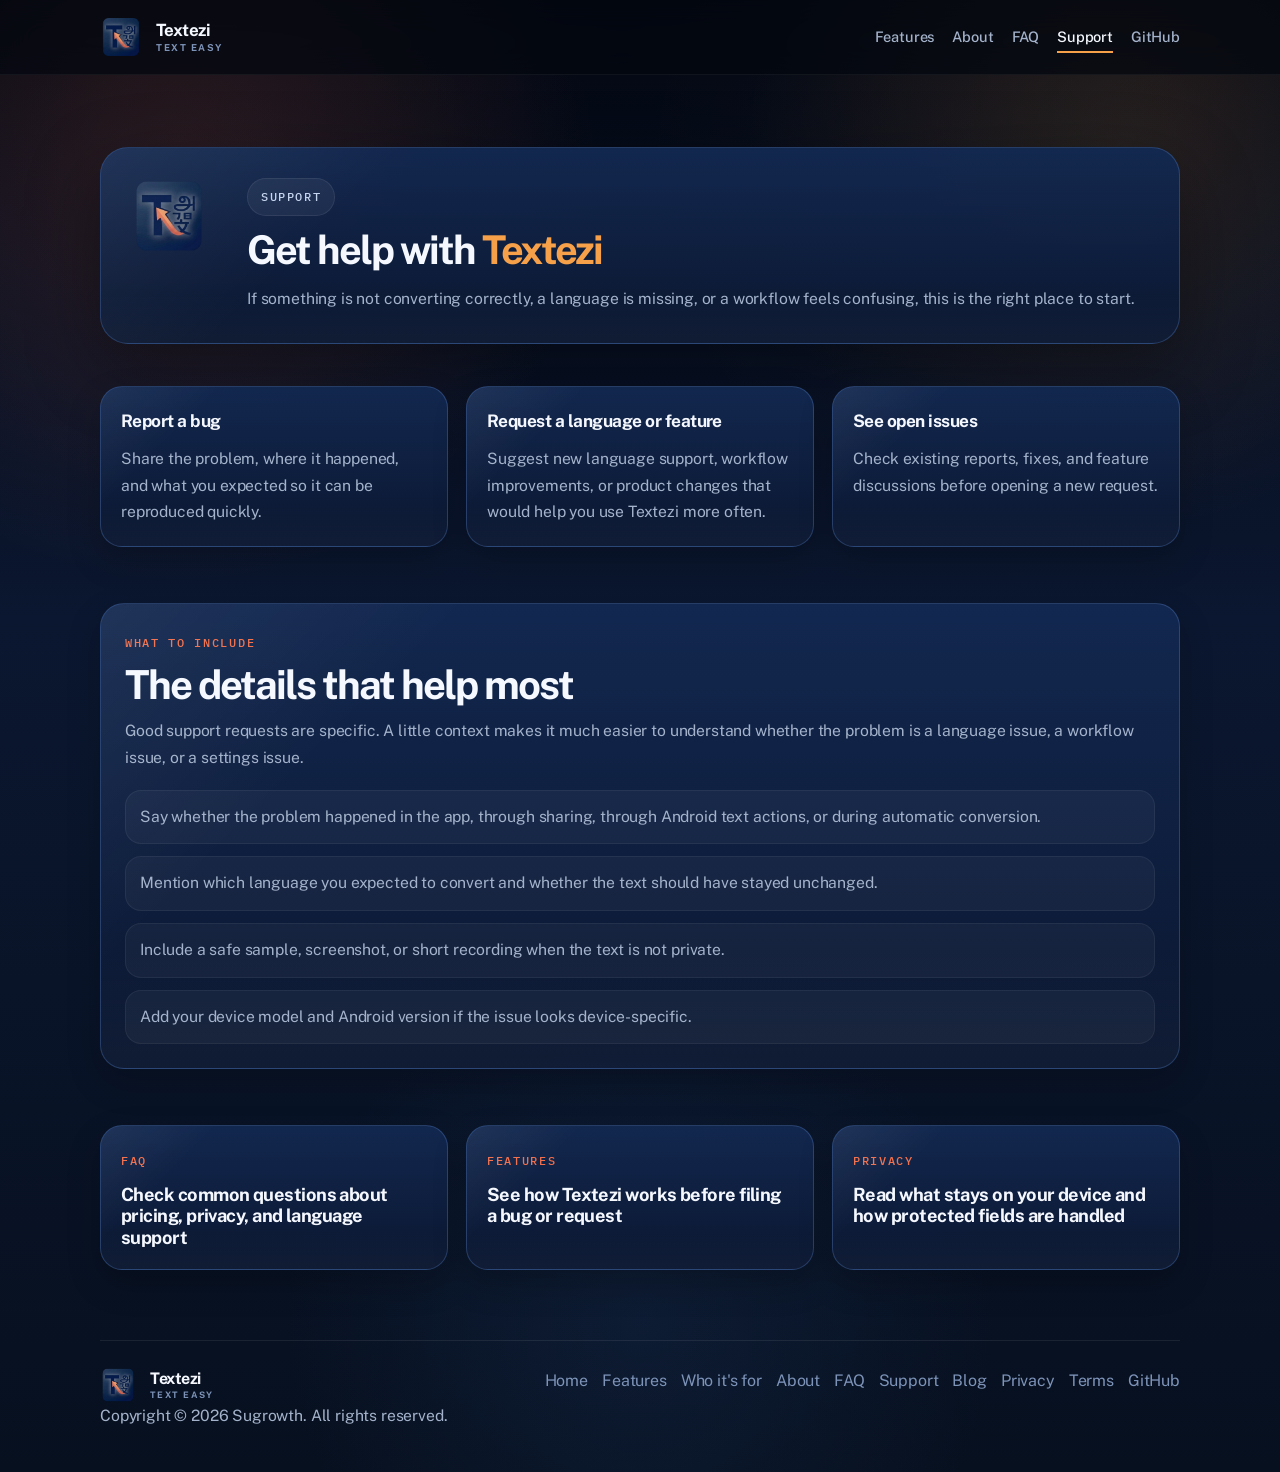
<file: support.html>
<!DOCTYPE html>
<html lang="en">
<head>
    <meta charset="UTF-8">
    <meta name="viewport" content="width=device-width, initial-scale=1.0">
    <title>Support | Textezi (Text Easy)</title>
    <meta name="description" content="Get help with Textezi, report a bug, request a language, or share product feedback.">
    <meta name="keywords" content="textezi support, text easy support, textezi help, report textezi bug, textezi feature request, textezi language request">
    <meta name="robots" content="index, follow">
    <meta name="author" content="Sugrowth">
    <link rel="canonical" href="https://textezi.com/support.html">
    <meta property="og:title" content="Textezi Support">
    <meta property="og:description" content="Get help with Textezi, report a bug, request a language, or share product feedback.">
    <meta property="og:image" content="https://textezi.com/social-preview.png">
    <meta property="og:url" content="https://textezi.com/support.html">
    <meta property="og:type" content="website">
    <meta property="og:site_name" content="Textezi">
    <meta name="twitter:card" content="summary_large_image">
    <meta name="twitter:title" content="Textezi Support">
    <meta name="twitter:description" content="Support links, issue reporting, and feature requests for Textezi.">
    <meta name="twitter:image" content="https://textezi.com/social-preview.png">
    <link rel="icon" type="image/x-icon" href="favicon.ico">
    <link rel="icon" type="image/png" href="favicon-32x32.png">
    <link rel="apple-touch-icon" href="apple-touch-icon.png">
    <link rel="manifest" href="site.webmanifest">
    <meta name="theme-color" content="#0B1730">
    <script type="application/ld+json">
    {
        "@context": "https://schema.org",
        "@type": "ContactPage",
        "name": "Textezi Support",
        "description": "Support page for Textezi with issue reporting, feature requests, and product help.",
        "url": "https://textezi.com/support.html",
        "isPartOf": {
            "@type": "WebSite",
            "name": "Textezi",
            "alternateName": "Text Easy",
            "url": "https://textezi.com/"
        }
    }
    </script>
    <link rel="preconnect" href="https://fonts.googleapis.com">
    <link rel="preconnect" href="https://fonts.gstatic.com" crossorigin>
    <link rel="stylesheet" href="assets/site.css">
</head>
<body>
    <nav>
        <div class="container nav-inner">
            <a class="brand" href="index.html" aria-label="Textezi, pronounced Text Easy">
                <img src="assets/site-logo.png" alt="Textezi">
                <span class="brand-lockup">
                    <span class="brand-name">Textezi</span>
                    <span class="brand-note">Text Easy</span>
                </span>
            </a>
            <div class="nav-links">
                <a href="features.html">Features</a>
                <a href="about.html">About</a>
                <a href="faq.html">FAQ</a>
                <a class="active" href="support.html">Support</a>
                <a href="https://github.com/sugrowth/Textezi-Public" target="_blank" rel="noreferrer">GitHub</a>
            </div>
        </div>
    </nav>

    <main>
        <section class="hero">
            <div class="container">
                <div class="hero-card">
                    <div class="hero-icon">
                        <img src="assets/site-logo.png" alt="Textezi icon">
                    </div>
                    <div>
                        <div class="eyebrow">Support</div>
                        <h1>Get help with <span class="gradient">Textezi</span></h1>
                        <p>If something is not converting correctly, a language is missing, or a workflow feels confusing, this is the right place to start.</p>
                    </div>
                </div>
            </div>
        </section>

        <section class="section">
            <div class="container support-grid">
                <a class="support-card" href="https://github.com/sugrowth/Textezi-Public/issues/new?labels=bug" target="_blank" rel="noreferrer">
                    <h3>Report a bug</h3>
                    <p>Share the problem, where it happened, and what you expected so it can be reproduced quickly.</p>
                </a>
                <a class="support-card" href="https://github.com/sugrowth/Textezi-Public/issues/new?labels=enhancement" target="_blank" rel="noreferrer">
                    <h3>Request a language or feature</h3>
                    <p>Suggest new language support, workflow improvements, or product changes that would help you use Textezi more often.</p>
                </a>
                <a class="support-card" href="https://github.com/sugrowth/Textezi-Public/issues" target="_blank" rel="noreferrer">
                    <h3>See open issues</h3>
                    <p>Check existing reports, fixes, and feature discussions before opening a new request.</p>
                </a>
            </div>
        </section>

        <section class="section">
            <div class="container">
                <div class="section-card">
                    <div class="section-label">What to include</div>
                    <h2 class="section-title">The details that help most</h2>
                    <p class="section-copy">Good support requests are specific. A little context makes it much easier to understand whether the problem is a language issue, a workflow issue, or a settings issue.</p>
                    <div class="scope-list">
                        <div class="scope-item">Say whether the problem happened in the app, through sharing, through Android text actions, or during automatic conversion.</div>
                        <div class="scope-item">Mention which language you expected to convert and whether the text should have stayed unchanged.</div>
                        <div class="scope-item">Include a safe sample, screenshot, or short recording when the text is not private.</div>
                        <div class="scope-item">Add your device model and Android version if the issue looks device-specific.</div>
                    </div>
                </div>
            </div>
        </section>

        <section class="section">
            <div class="container three-up">
                <a class="link-card" href="faq.html">
                    <div class="link-label">FAQ</div>
                    <div class="link-title">Check common questions about pricing, privacy, and language support</div>
                </a>
                <a class="link-card" href="features.html">
                    <div class="link-label">Features</div>
                    <div class="link-title">See how Textezi works before filing a bug or request</div>
                </a>
                <a class="link-card" href="privacy.html">
                    <div class="link-label">Privacy</div>
                    <div class="link-title">Read what stays on your device and how protected fields are handled</div>
                </a>
            </div>
        </section>
    </main>

    <footer>
        <div class="container footer-inner">
            <div>
                <div class="footer-brand" aria-label="Textezi, pronounced Text Easy">
                    <img src="assets/site-logo.png" alt="Textezi">
                    <span class="brand-lockup">
                        <span class="brand-name">Textezi</span>
                        <span class="brand-note">Text Easy</span>
                    </span>
                </div>
                <div class="footer-copy">Copyright © 2026 Sugrowth. All rights reserved.</div>
            </div>
            <div class="footer-links">
                <a href="index.html">Home</a>
                <a href="features.html">Features</a>
                <a href="who-is-this-for.html">Who it's for</a>
                <a href="about.html">About</a>
                <a href="faq.html">FAQ</a>
                <a href="support.html">Support</a>
                <a href="blog.html">Blog</a>
                <a href="privacy.html">Privacy</a>
                <a href="terms.html">Terms</a>
                <a href="https://github.com/sugrowth/Textezi-Public" target="_blank" rel="noreferrer">GitHub</a>
            </div>
        </div>
    </footer>
</body>
</html>
</file>
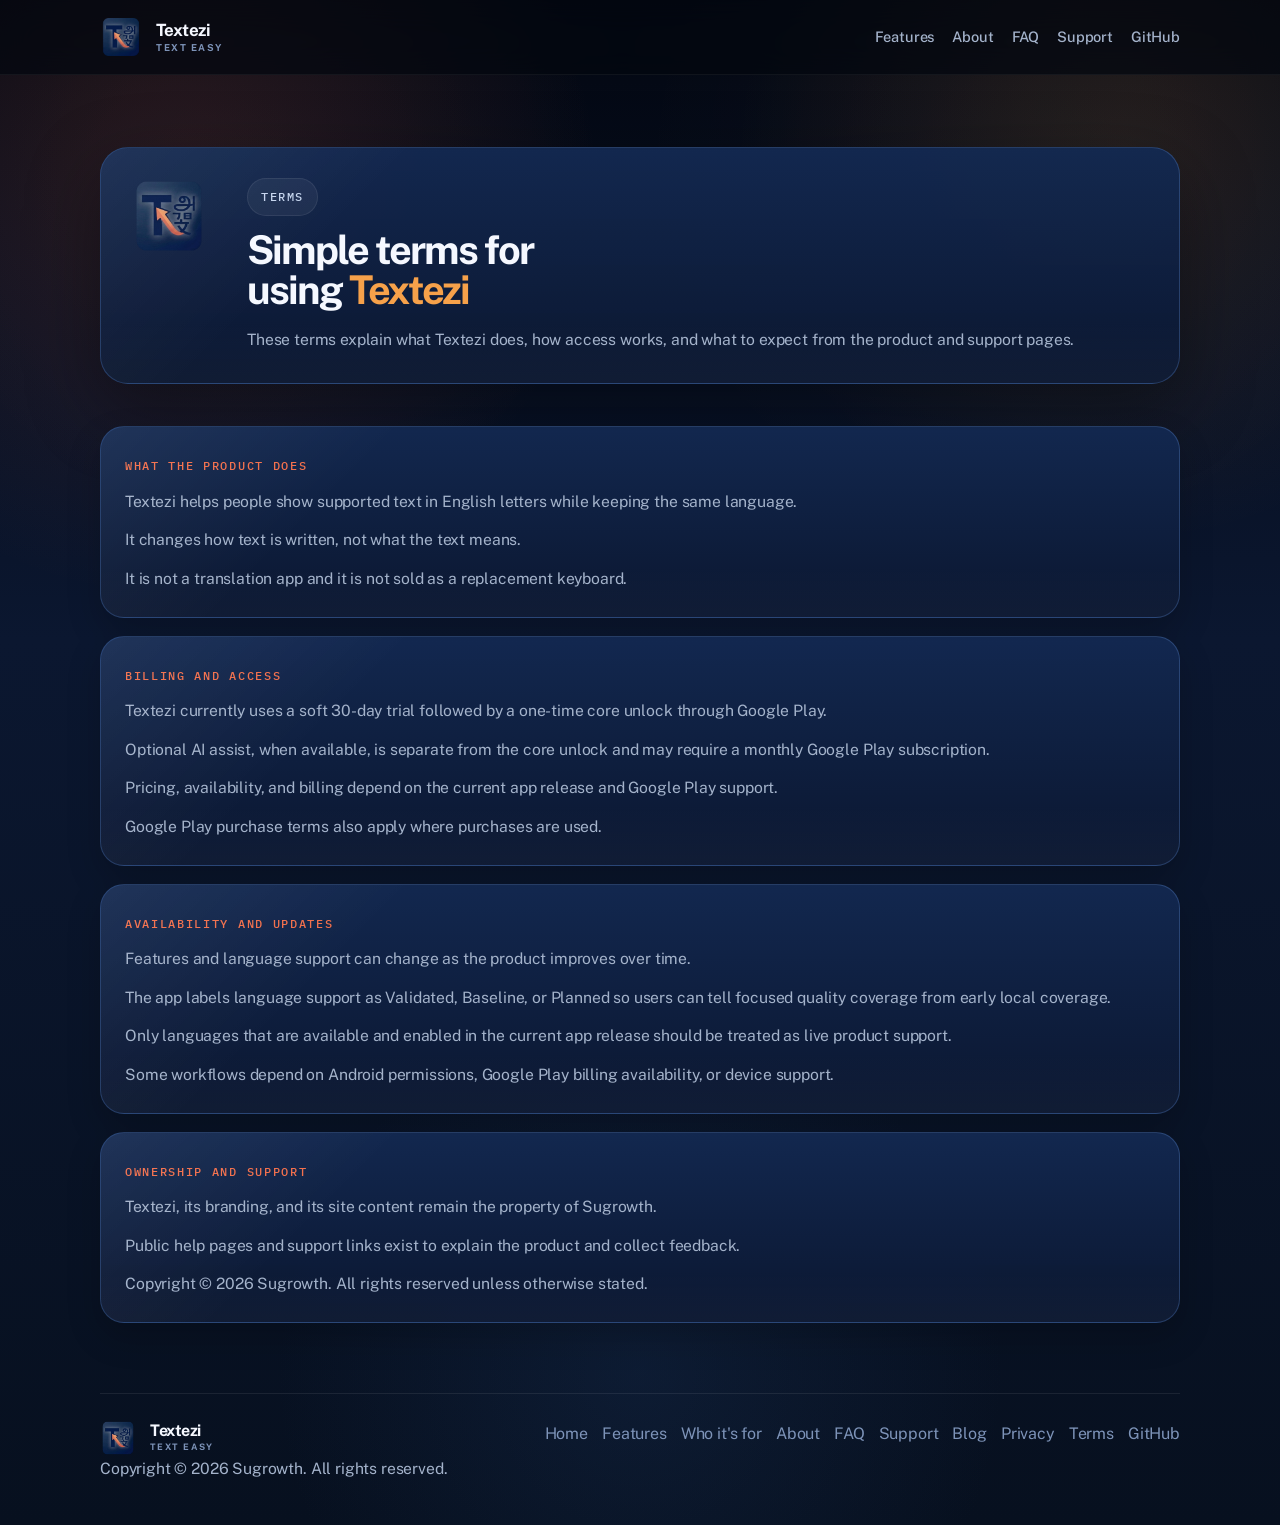
<file: terms.html>
<!DOCTYPE html>
<html lang="en">
<head>
    <meta charset="UTF-8">
    <meta name="viewport" content="width=device-width, initial-scale=1.0">
    <title>Terms | Textezi (Text Easy)</title>
    <meta name="description" content="Simple terms for using Textezi, including product scope, billing, updates, and support.">
    <meta name="keywords" content="textezi terms, text easy terms, textezi billing, textezi one-time unlock, textezi support terms">
    <meta name="robots" content="index, follow">
    <meta name="author" content="Sugrowth">
    <link rel="canonical" href="https://textezi.com/terms.html">
    <meta property="og:title" content="Textezi Terms">
    <meta property="og:description" content="Simple terms for using Textezi, including product scope, billing, updates, and support.">
    <meta property="og:image" content="https://textezi.com/social-preview.png">
    <meta property="og:url" content="https://textezi.com/terms.html">
    <meta property="og:type" content="website">
    <meta property="og:site_name" content="Textezi">
    <meta name="twitter:card" content="summary_large_image">
    <meta name="twitter:title" content="Textezi Terms">
    <meta name="twitter:description" content="Terms for using Textezi, including access, updates, support, and ownership.">
    <meta name="twitter:image" content="https://textezi.com/social-preview.png">
    <link rel="icon" type="image/x-icon" href="favicon.ico">
    <link rel="icon" type="image/png" href="favicon-32x32.png">
    <link rel="apple-touch-icon" href="apple-touch-icon.png">
    <link rel="manifest" href="site.webmanifest">
    <meta name="theme-color" content="#0B1730">
    <script type="application/ld+json">
    {
        "@context": "https://schema.org",
        "@type": "WebPage",
        "name": "Textezi Terms",
        "description": "Terms for using Textezi, including product scope, billing, availability, and support.",
        "url": "https://textezi.com/terms.html",
        "isPartOf": {
            "@type": "WebSite",
            "name": "Textezi",
            "alternateName": "Text Easy",
            "url": "https://textezi.com/"
        }
    }
    </script>
    <link rel="preconnect" href="https://fonts.googleapis.com">
    <link rel="preconnect" href="https://fonts.gstatic.com" crossorigin>
    <link rel="stylesheet" href="assets/site.css">
</head>
<body>
    <nav>
        <div class="container nav-inner">
            <a class="brand" href="index.html" aria-label="Textezi, pronounced Text Easy">
                <img src="assets/site-logo.png" alt="Textezi">
                <span class="brand-lockup">
                    <span class="brand-name">Textezi</span>
                    <span class="brand-note">Text Easy</span>
                </span>
            </a>
            <div class="nav-links">
                <a href="features.html">Features</a>
                <a href="about.html">About</a>
                <a href="faq.html">FAQ</a>
                <a href="support.html">Support</a>
                <a href="https://github.com/sugrowth/Textezi-Public" target="_blank" rel="noreferrer">GitHub</a>
            </div>
        </div>
    </nav>

    <main>
        <section class="hero">
            <div class="container">
                <div class="hero-card">
                    <div class="hero-icon">
                        <img src="assets/site-logo.png" alt="Textezi icon">
                    </div>
                    <div>
                        <div class="eyebrow">Terms</div>
                        <h1>Simple terms for using <span class="gradient">Textezi</span></h1>
                        <p>These terms explain what Textezi does, how access works, and what to expect from the product and support pages.</p>
                    </div>
                </div>
            </div>
        </section>

        <section class="section">
            <div class="container legal-stack">
                <div class="legal-card">
                    <div class="section-label">What the product does</div>
                    <div class="legal-list">
                        <div>Textezi helps people show supported text in English letters while keeping the same language.</div>
                        <div>It changes how text is written, not what the text means.</div>
                        <div>It is not a translation app and it is not sold as a replacement keyboard.</div>
                    </div>
                </div>
                <div class="legal-card">
                    <div class="section-label">Billing and access</div>
                    <div class="legal-list">
                        <div>Textezi currently uses a soft 30-day trial followed by a one-time core unlock through Google Play.</div>
                        <div>Optional AI assist, when available, is separate from the core unlock and may require a monthly Google Play subscription.</div>
                        <div>Pricing, availability, and billing depend on the current app release and Google Play support.</div>
                        <div>Google Play purchase terms also apply where purchases are used.</div>
                    </div>
                </div>
                <div class="legal-card">
                    <div class="section-label">Availability and updates</div>
                    <div class="legal-list">
                        <div>Features and language support can change as the product improves over time.</div>
                        <div>The app labels language support as Validated, Baseline, or Planned so users can tell focused quality coverage from early local coverage.</div>
                        <div>Only languages that are available and enabled in the current app release should be treated as live product support.</div>
                        <div>Some workflows depend on Android permissions, Google Play billing availability, or device support.</div>
                    </div>
                </div>
                <div class="legal-card">
                    <div class="section-label">Ownership and support</div>
                    <div class="legal-list">
                        <div>Textezi, its branding, and its site content remain the property of Sugrowth.</div>
                        <div>Public help pages and support links exist to explain the product and collect feedback.</div>
                        <div>Copyright © 2026 Sugrowth. All rights reserved unless otherwise stated.</div>
                    </div>
                </div>
            </div>
        </section>
    </main>

    <footer>
        <div class="container footer-inner">
            <div>
                <div class="footer-brand" aria-label="Textezi, pronounced Text Easy">
                    <img src="assets/site-logo.png" alt="Textezi">
                    <span class="brand-lockup">
                        <span class="brand-name">Textezi</span>
                        <span class="brand-note">Text Easy</span>
                    </span>
                </div>
                <div class="footer-copy">Copyright © 2026 Sugrowth. All rights reserved.</div>
            </div>
            <div class="footer-links">
                <a href="index.html">Home</a>
                <a href="features.html">Features</a>
                <a href="who-is-this-for.html">Who it's for</a>
                <a href="about.html">About</a>
                <a href="faq.html">FAQ</a>
                <a href="support.html">Support</a>
                <a href="blog.html">Blog</a>
                <a href="privacy.html">Privacy</a>
                <a href="terms.html">Terms</a>
                <a href="https://github.com/sugrowth/Textezi-Public" target="_blank" rel="noreferrer">GitHub</a>
            </div>
        </div>
    </footer>
</body>
</html>
</file>
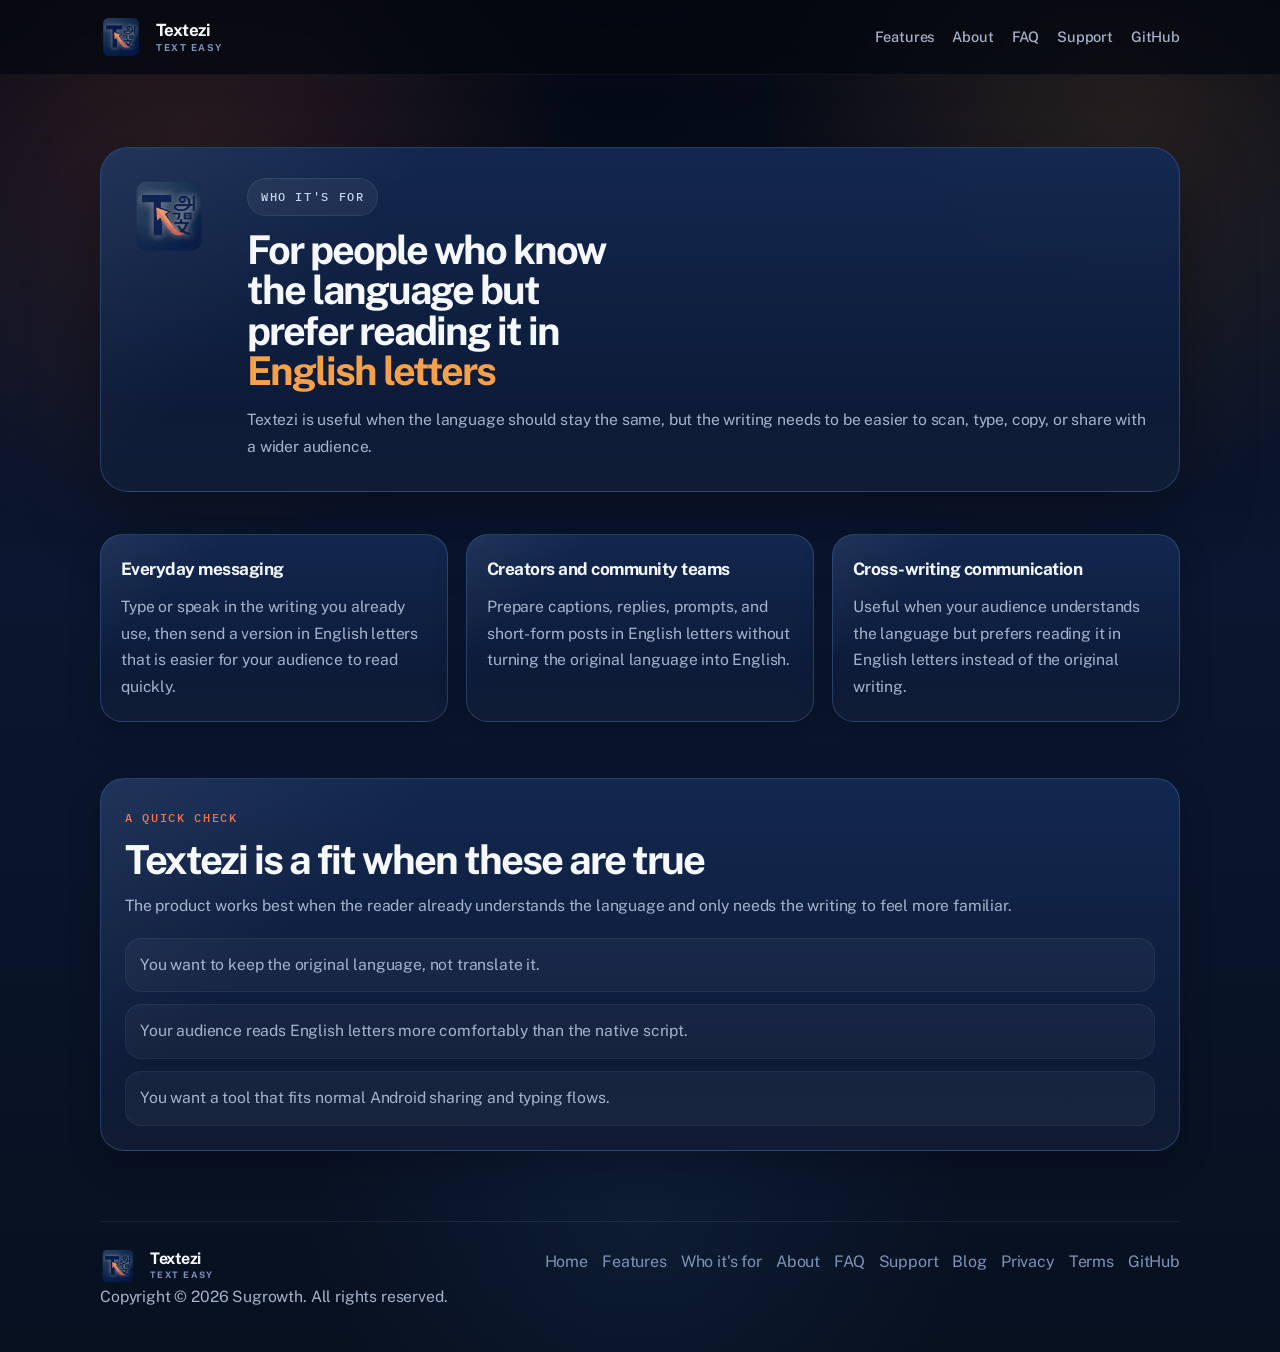
<file: who-is-this-for.html>
<!DOCTYPE html>
<html lang="en">
<head>
    <meta charset="UTF-8">
    <meta name="viewport" content="width=device-width, initial-scale=1.0">
    <title>Who Textezi Is For | Text Easy</title>
    <meta name="description" content="See who Textezi is for and when writing the same language in English letters is most useful.">
    <meta name="keywords" content="write hindi in english, write punjabi in english, english letters for hindi, english letters for punjabi, textezi use cases, text easy app, audience for textezi">
    <meta name="robots" content="index, follow">
    <meta name="author" content="Sugrowth">
    <link rel="canonical" href="https://textezi.com/who-is-this-for.html">
    <meta property="og:title" content="Who Textezi Is For">
    <meta property="og:description" content="See who Textezi is for and when writing the same language in English letters is most useful.">
    <meta property="og:image" content="https://textezi.com/social-preview.png">
    <meta property="og:url" content="https://textezi.com/who-is-this-for.html">
    <meta property="og:type" content="website">
    <meta property="og:site_name" content="Textezi">
    <meta name="twitter:card" content="summary_large_image">
    <meta name="twitter:title" content="Who Textezi Is For">
    <meta name="twitter:description" content="Use cases for people who know the language but prefer reading it in English letters.">
    <meta name="twitter:image" content="https://textezi.com/social-preview.png">
    <link rel="icon" type="image/x-icon" href="favicon.ico">
    <link rel="icon" type="image/png" href="favicon-32x32.png">
    <link rel="apple-touch-icon" href="apple-touch-icon.png">
    <link rel="manifest" href="site.webmanifest">
    <meta name="theme-color" content="#0B1730">
    <script type="application/ld+json">
    {
        "@context": "https://schema.org",
        "@type": "CollectionPage",
        "name": "Who Textezi Is For",
        "description": "Use cases and audience fit for Textezi when the language stays the same but the writing is shown in English letters.",
        "url": "https://textezi.com/who-is-this-for.html",
        "isPartOf": {
            "@type": "WebSite",
            "name": "Textezi",
            "alternateName": "Text Easy",
            "url": "https://textezi.com/"
        }
    }
    </script>
    <link rel="preconnect" href="https://fonts.googleapis.com">
    <link rel="preconnect" href="https://fonts.gstatic.com" crossorigin>
    <link rel="stylesheet" href="assets/site.css">
</head>
<body>
    <nav>
        <div class="container nav-inner">
            <a class="brand" href="index.html" aria-label="Textezi, pronounced Text Easy">
                <img src="assets/site-logo.png" alt="Textezi">
                <span class="brand-lockup">
                    <span class="brand-name">Textezi</span>
                    <span class="brand-note">Text Easy</span>
                </span>
            </a>
            <div class="nav-links">
                <a href="features.html">Features</a>
                <a href="about.html">About</a>
                <a href="faq.html">FAQ</a>
                <a href="support.html">Support</a>
                <a href="https://github.com/sugrowth/Textezi-Public" target="_blank" rel="noreferrer">GitHub</a>
            </div>
        </div>
    </nav>

    <main>
        <section class="hero">
            <div class="container">
                <div class="hero-card">
                    <div class="hero-icon">
                        <img src="assets/site-logo.png" alt="Textezi icon">
                    </div>
                    <div>
                        <div class="eyebrow">Who it's for</div>
                        <h1>For people who know the language but prefer reading it in <span class="gradient">English letters</span></h1>
                        <p>Textezi is useful when the language should stay the same, but the writing needs to be easier to scan, type, copy, or share with a wider audience.</p>
                    </div>
                </div>
            </div>
        </section>

        <section class="section">
            <div class="container three-up">
                <div class="mini-card">
                    <h3>Everyday messaging</h3>
                    <p>Type or speak in the writing you already use, then send a version in English letters that is easier for your audience to read quickly.</p>
                </div>
                <div class="mini-card">
                    <h3>Creators and community teams</h3>
                    <p>Prepare captions, replies, prompts, and short-form posts in English letters without turning the original language into English.</p>
                </div>
                <div class="mini-card">
                    <h3>Cross-writing communication</h3>
                    <p>Useful when your audience understands the language but prefers reading it in English letters instead of the original writing.</p>
                </div>
            </div>
        </section>

        <section class="section">
            <div class="container">
                <div class="section-card">
                    <div class="section-label">A quick check</div>
                    <h2 class="section-title">Textezi is a fit when these are true</h2>
                    <p class="section-copy">The product works best when the reader already understands the language and only needs the writing to feel more familiar.</p>
                    <div class="scope-list">
                        <div class="scope-item">You want to keep the original language, not translate it.</div>
                        <div class="scope-item">Your audience reads English letters more comfortably than the native script.</div>
                        <div class="scope-item">You want a tool that fits normal Android sharing and typing flows.</div>
                    </div>
                </div>
            </div>
        </section>
    </main>

    <footer>
        <div class="container footer-inner">
            <div>
                <div class="footer-brand" aria-label="Textezi, pronounced Text Easy">
                    <img src="assets/site-logo.png" alt="Textezi">
                    <span class="brand-lockup">
                        <span class="brand-name">Textezi</span>
                        <span class="brand-note">Text Easy</span>
                    </span>
                </div>
                <div class="footer-copy">Copyright © 2026 Sugrowth. All rights reserved.</div>
            </div>
            <div class="footer-links">
                <a href="index.html">Home</a>
                <a href="features.html">Features</a>
                <a href="who-is-this-for.html">Who it's for</a>
                <a href="about.html">About</a>
                <a href="faq.html">FAQ</a>
                <a href="support.html">Support</a>
                <a href="blog.html">Blog</a>
                <a href="privacy.html">Privacy</a>
                <a href="terms.html">Terms</a>
                <a href="https://github.com/sugrowth/Textezi-Public" target="_blank" rel="noreferrer">GitHub</a>
            </div>
        </div>
    </footer>
</body>
</html>
</file>
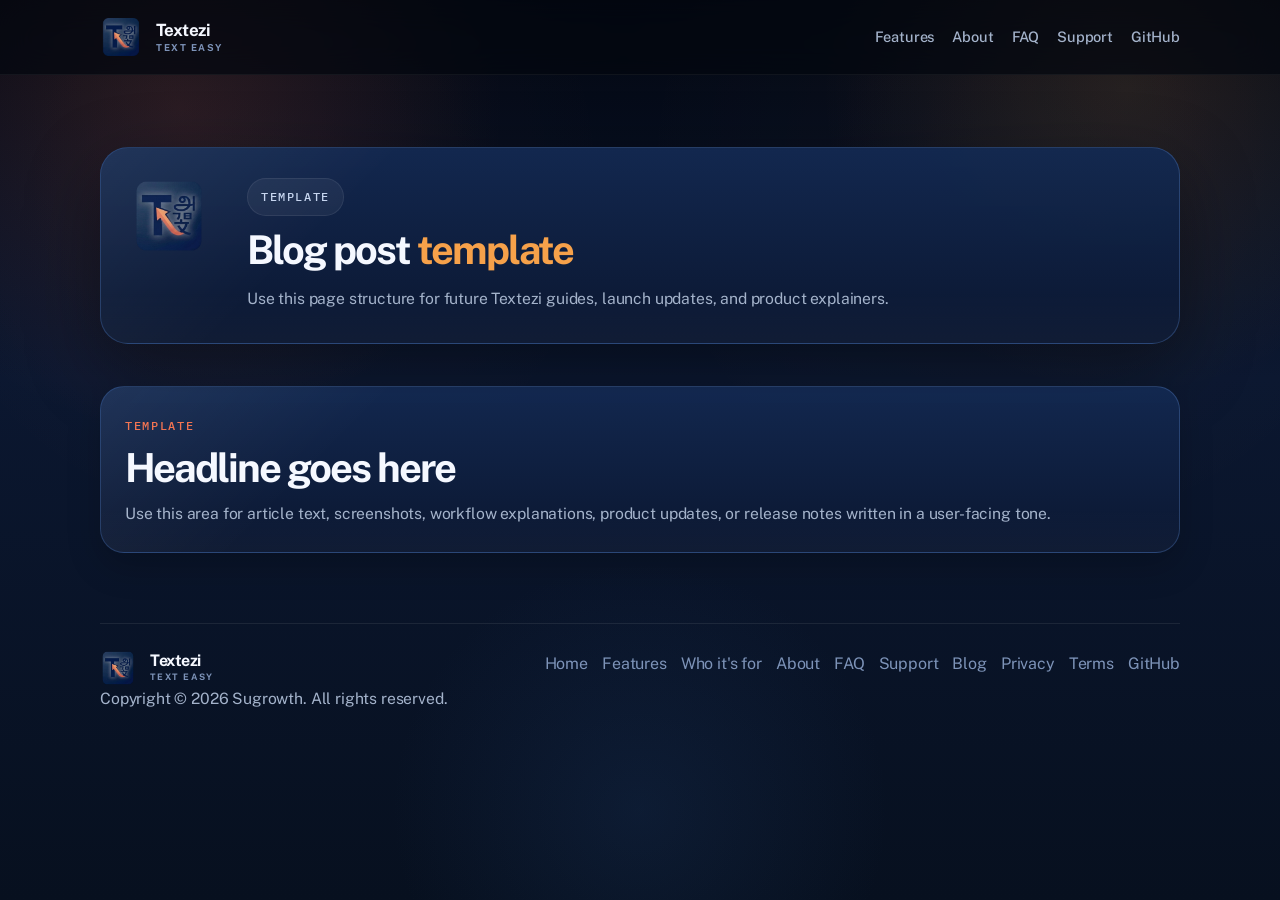
<file: blogs/blog-template.html>
<!DOCTYPE html>
<html lang="en">
<head>
    <meta charset="UTF-8">
    <meta name="viewport" content="width=device-width, initial-scale=1.0">
    <title>Textezi Blog Template</title>
    <meta name="description" content="Starter layout for future Textezi blog posts and product guides.">
    <meta name="robots" content="noindex, nofollow">
    <link rel="icon" type="image/x-icon" href="../favicon.ico">
    <link rel="icon" type="image/png" href="../favicon-32x32.png">
    <link rel="apple-touch-icon" href="../apple-touch-icon.png">
    <link rel="manifest" href="../site.webmanifest">
    <meta name="theme-color" content="#0B1730">
    <link rel="preconnect" href="https://fonts.googleapis.com">
    <link rel="preconnect" href="https://fonts.gstatic.com" crossorigin>
    <link rel="stylesheet" href="../assets/site.css">
</head>
<body>
    <nav>
        <div class="container nav-inner">
            <a class="brand" href="../index.html" aria-label="Textezi, pronounced Text Easy">
                <img src="../assets/site-logo.png" alt="Textezi">
                <span class="brand-lockup">
                    <span class="brand-name">Textezi</span>
                    <span class="brand-note">Text Easy</span>
                </span>
            </a>
            <div class="nav-links">
                <a href="../features.html">Features</a>
                <a href="../about.html">About</a>
                <a href="../faq.html">FAQ</a>
                <a href="../support.html">Support</a>
                <a href="https://github.com/sugrowth/Textezi-Public" target="_blank" rel="noreferrer">GitHub</a>
            </div>
        </div>
    </nav>

    <main>
        <section class="hero">
            <div class="container">
                <div class="hero-card">
                    <div class="hero-icon">
                        <img src="../assets/site-logo.png" alt="Textezi icon">
                    </div>
                    <div>
                        <div class="eyebrow">Template</div>
                        <h1>Blog post <span class="gradient">template</span></h1>
                        <p>Use this page structure for future Textezi guides, launch updates, and product explainers.</p>
                    </div>
                </div>
            </div>
        </section>

        <section class="section">
            <div class="container">
                <div class="section-card">
                    <div class="section-label">Template</div>
                    <h2 class="section-title">Headline goes here</h2>
                    <p class="section-copy">Use this area for article text, screenshots, workflow explanations, product updates, or release notes written in a user-facing tone.</p>
                </div>
            </div>
        </section>
    </main>

    <footer>
        <div class="container footer-inner">
            <div>
                <div class="footer-brand" aria-label="Textezi, pronounced Text Easy">
                    <img src="../assets/site-logo.png" alt="Textezi">
                    <span class="brand-lockup">
                        <span class="brand-name">Textezi</span>
                        <span class="brand-note">Text Easy</span>
                    </span>
                </div>
                <div class="footer-copy">Copyright © 2026 Sugrowth. All rights reserved.</div>
            </div>
            <div class="footer-links">
                <a href="../index.html">Home</a>
                <a href="../features.html">Features</a>
                <a href="../who-is-this-for.html">Who it's for</a>
                <a href="../about.html">About</a>
                <a href="../faq.html">FAQ</a>
                <a href="../support.html">Support</a>
                <a href="../blog.html">Blog</a>
                <a href="../privacy.html">Privacy</a>
                <a href="../terms.html">Terms</a>
                <a href="https://github.com/sugrowth/Textezi-Public" target="_blank" rel="noreferrer">GitHub</a>
            </div>
        </div>
    </footer>
</body>
</html>
</file>
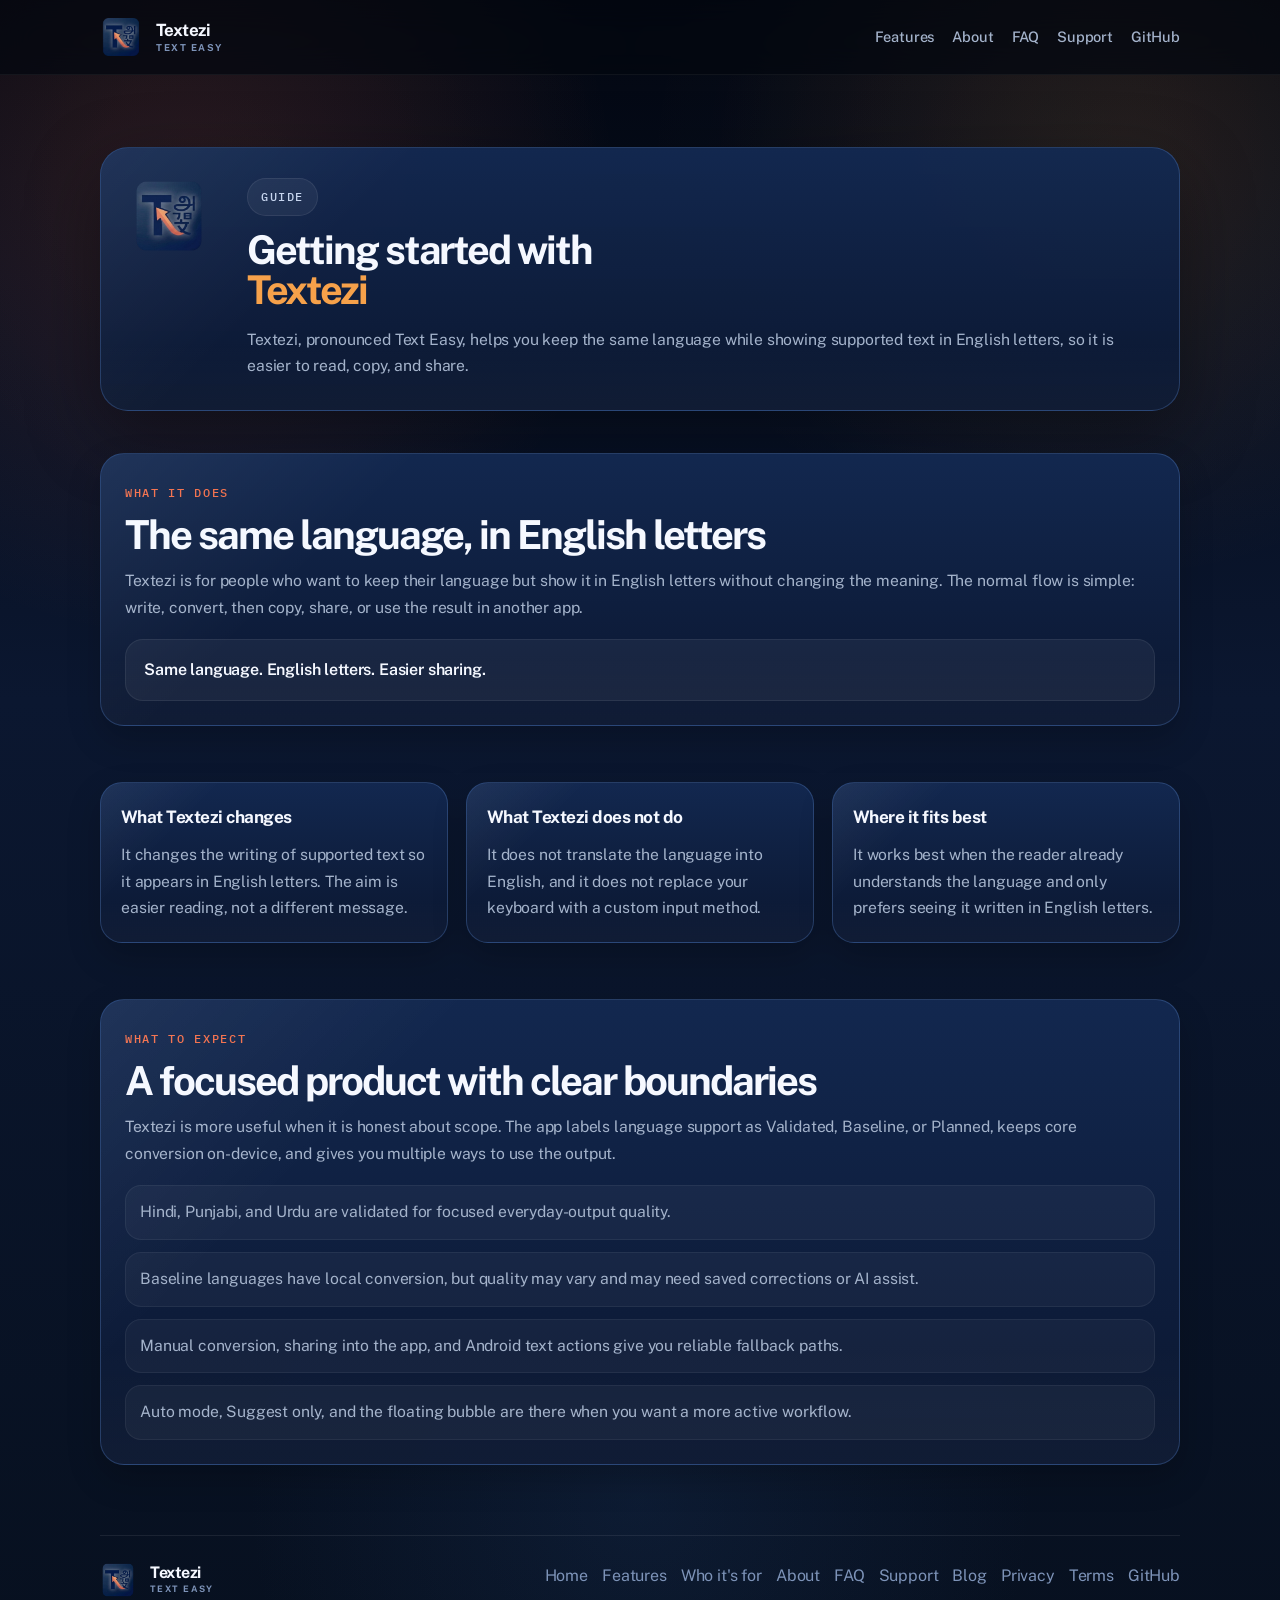
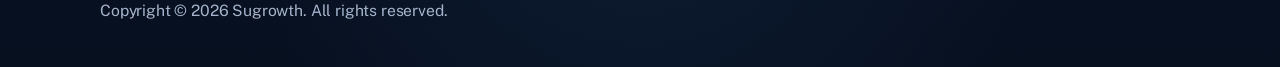
<file: blogs/getting-started-with-textezi.html>
<!DOCTYPE html>
<html lang="en">
<head>
    <meta charset="UTF-8">
    <meta name="viewport" content="width=device-width, initial-scale=1.0">
    <title>Getting Started With Textezi | Text Easy Guide</title>
    <meta name="description" content="Learn what Textezi does, what it does not do, and how to use it in everyday writing.">
    <meta name="keywords" content="getting started with textezi, text easy guide, write hindi in english app, write punjabi in english app, english letters app guide">
    <meta name="robots" content="index, follow">
    <meta name="author" content="Sugrowth">
    <link rel="canonical" href="https://textezi.com/blogs/getting-started-with-textezi.html">
    <meta property="og:title" content="Getting Started With Textezi">
    <meta property="og:description" content="Learn what Textezi does, what it does not do, and how to use it in everyday writing.">
    <meta property="og:image" content="https://textezi.com/social-preview.png">
    <meta property="og:url" content="https://textezi.com/blogs/getting-started-with-textezi.html">
    <meta property="og:type" content="article">
    <meta property="og:site_name" content="Textezi">
    <meta name="twitter:card" content="summary_large_image">
    <meta name="twitter:title" content="Getting Started With Textezi">
    <meta name="twitter:description" content="A simple guide to what Textezi does, what it does not do, and how to use it in everyday writing.">
    <meta name="twitter:image" content="https://textezi.com/social-preview.png">
    <link rel="icon" type="image/x-icon" href="../favicon.ico">
    <link rel="icon" type="image/png" href="../favicon-32x32.png">
    <link rel="apple-touch-icon" href="../apple-touch-icon.png">
    <link rel="manifest" href="../site.webmanifest">
    <meta name="theme-color" content="#0B1730">
    <script type="application/ld+json">
    {
        "@context": "https://schema.org",
        "@type": "BlogPosting",
        "headline": "Getting Started With Textezi",
        "description": "Learn what Textezi does, what it does not do, and how to use it in everyday writing.",
        "url": "https://textezi.com/blogs/getting-started-with-textezi.html",
        "mainEntityOfPage": "https://textezi.com/blogs/getting-started-with-textezi.html",
        "image": "https://textezi.com/social-preview.png",
        "author": {
            "@type": "Organization",
            "name": "Sugrowth"
        },
        "publisher": {
            "@type": "Organization",
            "name": "Sugrowth",
            "logo": {
                "@type": "ImageObject",
                "url": "https://textezi.com/assets/site-logo.png"
            }
        }
    }
    </script>
    <link rel="preconnect" href="https://fonts.googleapis.com">
    <link rel="preconnect" href="https://fonts.gstatic.com" crossorigin>
    <link rel="stylesheet" href="../assets/site.css">
</head>
<body>
    <nav>
        <div class="container nav-inner">
            <a class="brand" href="../index.html" aria-label="Textezi, pronounced Text Easy">
                <img src="../assets/site-logo.png" alt="Textezi">
                <span class="brand-lockup">
                    <span class="brand-name">Textezi</span>
                    <span class="brand-note">Text Easy</span>
                </span>
            </a>
            <div class="nav-links">
                <a href="../features.html">Features</a>
                <a href="../about.html">About</a>
                <a href="../faq.html">FAQ</a>
                <a href="../support.html">Support</a>
                <a href="https://github.com/sugrowth/Textezi-Public" target="_blank" rel="noreferrer">GitHub</a>
            </div>
        </div>
    </nav>

    <main>
        <section class="hero">
            <div class="container">
                <div class="hero-card">
                    <div class="hero-icon">
                        <img src="../assets/site-logo.png" alt="Textezi icon">
                    </div>
                    <div>
                        <div class="eyebrow">Guide</div>
                        <h1>Getting started with <span class="gradient">Textezi</span></h1>
                        <p>Textezi, pronounced Text Easy, helps you keep the same language while showing supported text in English letters, so it is easier to read, copy, and share.</p>
                    </div>
                </div>
            </div>
        </section>

        <section class="section">
            <div class="container">
                <div class="section-card">
                    <div class="section-label">What it does</div>
                    <h2 class="section-title">The same language, in English letters</h2>
                    <p class="section-copy">Textezi is for people who want to keep their language but show it in English letters without changing the meaning. The normal flow is simple: write, convert, then copy, share, or use the result in another app.</p>
                    <div class="promise-card">Same language. English letters. Easier sharing.</div>
                </div>
            </div>
        </section>

        <section class="section">
            <div class="container three-up">
                <div class="mini-card">
                    <h3>What Textezi changes</h3>
                    <p>It changes the writing of supported text so it appears in English letters. The aim is easier reading, not a different message.</p>
                </div>
                <div class="mini-card">
                    <h3>What Textezi does not do</h3>
                    <p>It does not translate the language into English, and it does not replace your keyboard with a custom input method.</p>
                </div>
                <div class="mini-card">
                    <h3>Where it fits best</h3>
                    <p>It works best when the reader already understands the language and only prefers seeing it written in English letters.</p>
                </div>
            </div>
        </section>

        <section class="section">
            <div class="container">
                <div class="section-card">
                    <div class="section-label">What to expect</div>
                    <h2 class="section-title">A focused product with clear boundaries</h2>
                    <p class="section-copy">Textezi is more useful when it is honest about scope. The app labels language support as Validated, Baseline, or Planned, keeps core conversion on-device, and gives you multiple ways to use the output.</p>
                    <div class="scope-list">
                        <div class="scope-item">Hindi, Punjabi, and Urdu are validated for focused everyday-output quality.</div>
                        <div class="scope-item">Baseline languages have local conversion, but quality may vary and may need saved corrections or AI assist.</div>
                        <div class="scope-item">Manual conversion, sharing into the app, and Android text actions give you reliable fallback paths.</div>
                        <div class="scope-item">Auto mode, Suggest only, and the floating bubble are there when you want a more active workflow.</div>
                    </div>
                </div>
            </div>
        </section>
    </main>

    <footer>
        <div class="container footer-inner">
            <div>
                <div class="footer-brand" aria-label="Textezi, pronounced Text Easy">
                    <img src="../assets/site-logo.png" alt="Textezi">
                    <span class="brand-lockup">
                        <span class="brand-name">Textezi</span>
                        <span class="brand-note">Text Easy</span>
                    </span>
                </div>
                <div class="footer-copy">Copyright © 2026 Sugrowth. All rights reserved.</div>
            </div>
            <div class="footer-links">
                <a href="../index.html">Home</a>
                <a href="../features.html">Features</a>
                <a href="../who-is-this-for.html">Who it's for</a>
                <a href="../about.html">About</a>
                <a href="../faq.html">FAQ</a>
                <a href="../support.html">Support</a>
                <a href="../blog.html">Blog</a>
                <a href="../privacy.html">Privacy</a>
                <a href="../terms.html">Terms</a>
                <a href="https://github.com/sugrowth/Textezi-Public" target="_blank" rel="noreferrer">GitHub</a>
            </div>
        </div>
    </footer>
</body>
</html>
</file>
<file: assets/site.css>
@import url("https://fonts.googleapis.com/css2?family=IBM+Plex+Mono:wght@400;500&family=Public+Sans:wght@400;500;600;700;800&display=swap");

:root {
    --navy-980: #030711;
    --navy-950: #07101f;
    --navy-900: #0b1730;
    --navy-850: #112345;
    --navy-800: #162d57;
    --navy-700: #214171;
    --panel: rgba(15, 30, 58, 0.8);
    --panel-strong: rgba(18, 37, 71, 0.94);
    --panel-soft: rgba(255, 255, 255, 0.04);
    --outline: rgba(76, 115, 177, 0.42);
    --outline-strong: rgba(112, 149, 211, 0.34);
    --coral: #f36f4b;
    --amber: #f6a14a;
    --mist: #c6d5ef;
    --text: #f5f8ff;
    --text-muted: #a4b3cb;
    --text-soft: #7d93b8;
    --success: #58d3a0;
    --shadow-xl: 0 24px 72px rgba(0, 0, 0, 0.38);
    --shadow-card: 0 14px 34px rgba(0, 0, 0, 0.2);
    --gradient-accent: linear-gradient(135deg, #f36f4b 0%, #f6a14a 100%);
    --gradient-surface: linear-gradient(180deg, rgba(19, 41, 81, 0.96) 0%, rgba(11, 23, 48, 0.98) 100%);
    --gradient-hero: radial-gradient(circle at top left, rgba(243, 111, 75, 0.16), transparent 32%),
        linear-gradient(160deg, rgba(23, 45, 87, 0.98) 0%, rgba(8, 17, 34, 1) 100%);
    --font-body: "Public Sans", "Segoe UI", sans-serif;
    --font-display: "Public Sans", "Segoe UI", sans-serif;
    --font-mono: "IBM Plex Mono", "SFMono-Regular", Consolas, monospace;
}

* {
    box-sizing: border-box;
    margin: 0;
    padding: 0;
}

html {
    scroll-behavior: smooth;
}

body {
    position: relative;
    min-height: 100vh;
    font-family: var(--font-body);
    background:
        radial-gradient(circle at 14% 12%, rgba(243, 111, 75, 0.14), transparent 24%),
        radial-gradient(circle at 88% 10%, rgba(246, 161, 74, 0.12), transparent 22%),
        radial-gradient(circle at 50% 90%, rgba(33, 65, 113, 0.22), transparent 24%),
        linear-gradient(180deg, var(--navy-980), var(--navy-900) 42%, var(--navy-950));
    color: var(--text);
    line-height: 1.7;
    letter-spacing: -0.01em;
}

body::before,
body::after {
    content: "";
    position: fixed;
    inset: 0;
    pointer-events: none;
    z-index: -1;
}

body::before {
    background-image:
        linear-gradient(rgba(255, 255, 255, 0.02) 1px, transparent 1px),
        linear-gradient(90deg, rgba(255, 255, 255, 0.02) 1px, transparent 1px);
    background-size: 88px 88px;
    opacity: 0.08;
    mask-image: linear-gradient(180deg, rgba(0, 0, 0, 0.7), transparent 82%);
}

body::after {
    background:
        radial-gradient(circle at 20% 20%, rgba(243, 111, 75, 0.06), transparent 28%),
        radial-gradient(circle at 80% 18%, rgba(246, 161, 74, 0.06), transparent 30%);
    mix-blend-mode: screen;
    opacity: 0.4;
}

::selection {
    background: rgba(243, 111, 75, 0.32);
    color: var(--text);
}

a {
    color: inherit;
    text-decoration: none;
}

img {
    display: block;
    max-width: 100%;
}

.container {
    width: min(1080px, calc(100vw - 40px));
    margin: 0 auto;
}

nav {
    position: sticky;
    top: 0;
    z-index: 20;
    backdrop-filter: blur(16px);
    background: rgba(4, 8, 16, 0.72);
    border-bottom: 1px solid rgba(255, 255, 255, 0.05);
}

.nav-inner {
    min-height: 74px;
    display: flex;
    align-items: center;
    justify-content: space-between;
    gap: 24px;
}

.brand,
.footer-brand {
    display: flex;
    align-items: center;
    gap: 14px;
    font-weight: 700;
    letter-spacing: -0.03em;
}

.brand {
    font-size: 1.06rem;
}

.brand-lockup {
    display: flex;
    flex-direction: column;
    gap: 4px;
    line-height: 1;
}

.brand-name {
    font-size: inherit;
    font-weight: 700;
}

.brand-note {
    color: var(--text-soft);
    font-size: 0.6rem;
    font-weight: 700;
    letter-spacing: 0.16em;
    text-transform: uppercase;
}

.footer-brand .brand-note {
    font-size: 0.56rem;
}

.brand img,
.footer-brand img {
    width: 42px;
    height: 42px;
    display: block;
    object-fit: contain;
    border-radius: 12px;
}

.footer-brand img {
    width: 36px;
    height: 36px;
    border-radius: 10px;
}

.nav-links {
    display: flex;
    align-items: center;
    flex-wrap: wrap;
    gap: 12px 18px;
    color: var(--text-muted);
    font-size: 0.91rem;
    font-weight: 500;
}

.nav-links a {
    position: relative;
    padding: 8px 0;
    transition: color 0.2s ease;
}

.nav-links a::after {
    content: "";
    position: absolute;
    left: 0;
    bottom: 4px;
    width: 100%;
    height: 1px;
    background: rgba(246, 161, 74, 0.9);
    transform: scaleX(0);
    transform-origin: left;
    transition: transform 0.2s ease;
}

.nav-links a:hover {
    color: var(--text);
}

.nav-links a.active {
    color: var(--text);
}

.nav-links a:hover::after {
    transform: scaleX(1);
}

.nav-links a.active::after {
    height: 2px;
    background: rgba(246, 161, 74, 1);
    transform: scaleX(1);
}

.nav-cta,
.ghost-cta {
    display: inline-flex;
    align-items: center;
    justify-content: center;
    min-height: 44px;
    padding: 10px 16px;
    border-radius: 999px;
    font-size: 0.92rem;
    font-weight: 700;
    transition: transform 0.2s ease, border-color 0.2s ease, background 0.2s ease, box-shadow 0.2s ease;
}

.nav-cta {
    background: var(--gradient-accent);
    color: var(--navy-980);
    box-shadow: 0 12px 24px rgba(243, 111, 75, 0.18);
}

.ghost-cta {
    border: 1px solid rgba(255, 255, 255, 0.14);
    background: rgba(255, 255, 255, 0.03);
    color: var(--text);
}

.nav-cta:hover,
.ghost-cta:hover {
    transform: translateY(-1px);
}

main {
    position: relative;
}

.hero {
    padding: 72px 0 30px;
}

.hero-card,
.section-card,
.link-card,
.faq-item,
.support-card,
.feature-card,
.legal-card,
.mini-card,
.signal-card,
.split-card {
    position: relative;
    overflow: hidden;
    border: 1px solid var(--outline);
    box-shadow: var(--shadow-card);
    transition: border-color 0.22s ease, transform 0.22s ease, box-shadow 0.22s ease;
}

.hero-card::before,
.section-card::before,
.link-card::before,
.faq-item::before,
.support-card::before,
.feature-card::before,
.legal-card::before,
.mini-card::before,
.signal-card::before,
.split-card::before {
    content: "";
    position: absolute;
    inset: 0;
    background:
        linear-gradient(135deg, rgba(255, 255, 255, 0.06), transparent 24%),
        linear-gradient(180deg, transparent 74%, rgba(255, 255, 255, 0.025));
    pointer-events: none;
}

.hero-card,
.section-card,
.link-card,
.faq-item,
.support-card,
.feature-card,
.legal-card {
    background: var(--gradient-surface);
}

.hero-card {
    display: grid;
    grid-template-columns: 92px 1fr;
    gap: 24px;
    padding: 30px;
    border-radius: 28px;
    box-shadow: var(--shadow-xl);
    animation: fadeUp 0.72s ease both;
}

.hero-home-card {
    grid-template-columns: minmax(0, 1.08fr) minmax(300px, 0.92fr);
    gap: 30px;
    padding: 38px;
    background: var(--gradient-hero);
}

.page-hero-card {
    grid-template-columns: minmax(0, 1.1fr) minmax(280px, 0.9fr);
    gap: 26px;
    padding: 34px;
    background: var(--gradient-hero);
}

.hero-copy,
.hero-display,
.page-hero-main,
.hero-panel {
    position: relative;
    z-index: 1;
}

.hero-display {
    display: grid;
    align-items: stretch;
}

.page-hero-main {
    display: grid;
    grid-template-columns: 92px minmax(0, 1fr);
    gap: 24px;
    align-items: start;
}

.page-hero-copy {
    max-width: 640px;
}

.hero-panel {
    display: grid;
    align-content: start;
    gap: 14px;
    padding: 18px;
    border-radius: 24px;
    background:
        radial-gradient(circle at top right, rgba(246, 161, 74, 0.08), transparent 42%),
        rgba(3, 7, 17, 0.32);
    border: 1px solid rgba(255, 255, 255, 0.08);
    box-shadow: inset 0 1px 0 rgba(255, 255, 255, 0.06);
}

.hero-panel-title {
    color: var(--mist);
    font-family: var(--font-mono);
    font-size: 0.72rem;
    font-weight: 500;
    letter-spacing: 0.14em;
    text-transform: uppercase;
}

.hero-panel-grid {
    display: grid;
    gap: 12px;
}

.hero-point {
    padding: 14px 15px;
    border-radius: 18px;
    background: rgba(255, 255, 255, 0.04);
    border: 1px solid rgba(255, 255, 255, 0.06);
}

.hero-point strong {
    display: block;
    margin-bottom: 5px;
    color: var(--text);
    font-size: 0.95rem;
    font-weight: 700;
    letter-spacing: -0.02em;
}

.hero-point span {
    display: block;
    color: var(--text-muted);
    font-size: 0.92rem;
    line-height: 1.55;
}

.hero-icon {
    width: 76px;
    height: 76px;
    flex-shrink: 0;
}

.hero-icon img {
    width: 100%;
    height: 100%;
    object-fit: contain;
    display: block;
    border-radius: 18px;
}

.hero-mark {
    width: 84px;
    height: 84px;
}

.eyebrow {
    display: inline-flex;
    align-items: center;
    gap: 10px;
    margin-bottom: 14px;
    padding: 8px 13px;
    border-radius: 999px;
    background: rgba(255, 255, 255, 0.05);
    border: 1px solid rgba(255, 255, 255, 0.08);
    color: var(--mist);
    font-family: var(--font-mono);
    font-size: 0.72rem;
    font-weight: 500;
    letter-spacing: 0.14em;
    text-transform: uppercase;
}

.hero h1,
.page-hero h1,
.section-title {
    font-family: var(--font-display);
    font-weight: 700;
    letter-spacing: -0.05em;
}

.hero h1,
.page-hero h1 {
    max-width: 12ch;
    font-size: clamp(2.6rem, 4.8vw, 4.3rem);
    line-height: 0.96;
    margin-bottom: 16px;
}

.hero-card:not(.hero-home-card) h1 {
    max-width: 14ch;
    font-size: clamp(2rem, 3.1vw, 2.95rem);
    line-height: 1.02;
}

.page-hero-card h1 {
    max-width: 11ch;
    font-size: clamp(2.15rem, 4vw, 3.3rem);
    line-height: 0.98;
}

.page-hero-card p {
    max-width: 60ch;
}

.hero-home-card h1 {
    max-width: 10.5ch;
    font-size: clamp(2.15rem, 3.7vw, 3.35rem);
    line-height: 1;
}

.section-title {
    font-size: clamp(1.8rem, 3.5vw, 2.5rem);
    line-height: 1.02;
    margin-bottom: 12px;
}

.gradient {
    color: var(--amber);
}

.hero p,
.page-hero p,
.section-copy,
.faq-answer,
.support-copy,
.legal-copy,
.feature-card p,
.support-card p,
.mini-card p,
.legal-list,
.footer-copy,
.signal-card p,
.scope-item {
    color: var(--text-muted);
    font-size: 0.98rem;
}

.cta-row {
    display: flex;
    flex-wrap: wrap;
    gap: 14px;
    margin-top: 24px;
}

.hero-tags,
.three-up,
.feature-grid,
.support-grid,
.quick-links,
.signal-grid,
.split-grid {
    display: grid;
    gap: 18px;
}

.hero-tags {
    margin-top: 22px;
    grid-template-columns: repeat(2, minmax(0, 1fr));
}

.tag,
.script-chip,
.scope-chip {
    display: inline-flex;
    align-items: flex-start;
    justify-content: flex-start;
    padding: 13px 14px;
    border-radius: 15px;
    background: rgba(255, 255, 255, 0.05);
    border: 1px solid rgba(255, 255, 255, 0.07);
    color: var(--text);
    font-size: 0.9rem;
    font-weight: 600;
    line-height: 1.45;
    text-align: left;
}

.script-stage {
    display: grid;
    gap: 16px;
    height: 100%;
    padding: 22px;
    border-radius: 24px;
    background:
        radial-gradient(circle at top right, rgba(246, 161, 74, 0.1), transparent 32%),
        radial-gradient(circle at bottom left, rgba(243, 111, 75, 0.09), transparent 28%),
        rgba(4, 10, 20, 0.4);
    border: 1px solid rgba(255, 255, 255, 0.07);
}

.script-stage-top {
    display: flex;
    justify-content: space-between;
    gap: 16px;
    color: var(--mist);
    font-family: var(--font-mono);
    font-size: 0.72rem;
    font-weight: 500;
    letter-spacing: 0.12em;
    text-transform: uppercase;
}

.script-band {
    display: flex;
    flex-wrap: wrap;
    gap: 10px;
}

.script-chip.active {
    background: rgba(243, 111, 75, 0.14);
    border-color: rgba(243, 111, 75, 0.22);
}

.convert-demo {
    display: grid;
    gap: 10px;
}

.convert-row {
    display: grid;
    grid-template-columns: minmax(0, 1fr) auto minmax(0, 1fr);
    align-items: center;
    gap: 12px;
    padding: 12px 14px;
    border-radius: 15px;
    background: rgba(255, 255, 255, 0.05);
    border: 1px solid rgba(255, 255, 255, 0.07);
    font-size: 0.96rem;
    line-height: 1.5;
}

.convert-source {
    color: var(--mist);
}

.convert-arrow {
    color: var(--coral);
    font-weight: 700;
}

.convert-output {
    color: var(--text);
    font-weight: 600;
    text-align: right;
}

.convert-note {
    color: var(--text-soft);
    font-size: 0.8rem;
}

.store-note {
    display: inline-flex;
    align-items: center;
    min-height: 44px;
    padding: 10px 16px;
    border-radius: 999px;
    border: 1px dashed rgba(255, 255, 255, 0.18);
    color: var(--text-soft);
    font-size: 0.88rem;
    font-weight: 600;
}

.launch-strip {
    display: grid;
    gap: 8px 14px;
    grid-template-columns: auto 1fr;
    padding: 16px;
    border-radius: 18px;
    background: rgba(255, 255, 255, 0.04);
    color: var(--mist);
    font-size: 0.92rem;
}

.launch-strip strong {
    color: var(--text);
    font-family: var(--font-mono);
    font-size: 0.72rem;
    font-weight: 500;
    letter-spacing: 0.12em;
    text-transform: uppercase;
}

.launch-strip span {
    color: var(--text-muted);
}

.section {
    padding: 12px 0 44px;
}

.section-header {
    max-width: 720px;
    margin-bottom: 24px;
}

.section-label,
.link-label,
.faq-category-label {
    display: inline-block;
    margin-bottom: 12px;
    color: var(--coral);
    font-family: var(--font-mono);
    font-size: 0.75rem;
    font-weight: 500;
    letter-spacing: 0.14em;
    text-transform: uppercase;
}

.section-card,
.legal-card,
.split-card {
    padding: 24px;
    border-radius: 24px;
}

.promise-card {
    margin-top: 18px;
    padding: 16px 18px;
    border-radius: 18px;
    background: rgba(255, 255, 255, 0.05);
    border: 1px solid rgba(255, 255, 255, 0.07);
    color: var(--text);
    font-weight: 600;
}

.three-up,
.feature-grid,
.support-grid {
    grid-template-columns: repeat(auto-fit, minmax(240px, 1fr));
}

.mini-card,
.feature-card,
.support-card,
.link-card,
.signal-card {
    padding: 20px;
    border-radius: 22px;
    background: var(--gradient-surface);
}

.mini-card h3,
.feature-card h3,
.support-card h3 {
    margin-bottom: 10px;
    font-size: 1.08rem;
    font-weight: 700;
    letter-spacing: -0.03em;
}

.link-card {
    display: block;
}

.link-title {
    font-size: 1.14rem;
    font-weight: 700;
    letter-spacing: -0.03em;
    line-height: 1.2;
}

.signal-grid {
    grid-template-columns: repeat(auto-fit, minmax(210px, 1fr));
}

.signal-card {
    min-height: 158px;
}

.signal-card h3 {
    margin-bottom: 12px;
    font-family: var(--font-display);
    font-size: 1.16rem;
    font-weight: 700;
    letter-spacing: -0.03em;
}

.split-card h3 {
    margin-bottom: 12px;
    font-family: var(--font-display);
    font-size: 1.42rem;
    font-weight: 700;
    letter-spacing: -0.04em;
    line-height: 1.08;
}

.split-grid {
    grid-template-columns: repeat(2, minmax(0, 1fr));
}

.split-card {
    background: var(--gradient-surface);
}

.scope-list {
    display: grid;
    gap: 12px;
    margin-top: 18px;
}

.scope-item {
    padding: 13px 14px;
    border-radius: 16px;
    background: rgba(255, 255, 255, 0.04);
    border: 1px solid rgba(255, 255, 255, 0.06);
}

.faq-list {
    display: grid;
    gap: 22px;
}

.faq-category {
    display: grid;
    gap: 12px;
}

.faq-item {
    border-radius: 24px;
}

.faq-question {
    width: 100%;
    border: 0;
    background: transparent;
    color: var(--text);
    font: inherit;
    font-weight: 600;
    text-align: left;
    padding: 18px 20px;
    display: flex;
    justify-content: space-between;
    gap: 16px;
    cursor: pointer;
}

.faq-question span:last-child {
    color: var(--coral);
    font-size: 1.28rem;
    line-height: 1;
}

.faq-answer {
    max-height: 0;
    overflow: hidden;
    transition: max-height 0.28s ease;
    padding: 0 22px;
}

.faq-item.open .faq-answer {
    padding-bottom: 18px;
}

.faq-answer a,
.support-card a,
.mini-card a,
.link-card a {
    color: var(--text);
    text-decoration: underline;
    text-underline-offset: 3px;
    text-decoration-color: rgba(246, 161, 74, 0.55);
}

.legal-stack {
    display: grid;
    gap: 18px;
}

.legal-list {
    display: grid;
    gap: 12px;
}

footer {
    padding: 26px 0 42px;
}

.footer-inner {
    display: flex;
    justify-content: space-between;
    gap: 24px;
    padding-top: 26px;
    border-top: 1px solid rgba(255, 255, 255, 0.08);
}

.footer-links {
    display: flex;
    flex-wrap: wrap;
    align-items: flex-start;
    gap: 14px;
    color: var(--text-soft);
}

.footer-links a:hover {
    color: var(--text);
}

.link-card:hover,
.feature-card:hover,
.support-card:hover,
.mini-card:hover,
.signal-card:hover,
.split-card:hover,
.section-card:hover {
    transform: translateY(-2px);
    border-color: var(--outline-strong);
    box-shadow: 0 18px 42px rgba(0, 0, 0, 0.24);
}

@keyframes fadeUp {
    from {
        opacity: 0;
        transform: translateY(18px);
    }
    to {
        opacity: 1;
        transform: translateY(0);
    }
}

@media (max-width: 980px) {
    .hero-home-card,
    .page-hero-card,
    .split-grid,
    .signal-grid {
        grid-template-columns: 1fr;
    }

    .hero-tags {
        grid-template-columns: 1fr 1fr;
    }
}

@media (max-width: 860px) {
    .nav-inner {
        padding: 16px 0;
        align-items: flex-start;
        flex-direction: column;
    }

    .nav-links {
        gap: 10px 16px;
    }

    .hero-card {
        grid-template-columns: 1fr;
        padding: 24px;
    }

    .page-hero-main {
        grid-template-columns: 1fr;
        gap: 18px;
    }

    .hero h1,
    .page-hero h1 {
        max-width: none;
    }

    .footer-inner {
        flex-direction: column;
    }
}

@media (max-width: 640px) {
    .container {
        width: min(100vw - 24px, 1140px);
    }

    .hero {
        padding: 58px 0 22px;
    }

    .hero-tags,
    .three-up,
    .feature-grid,
    .support-grid,
    .signal-grid,
    .split-grid {
        grid-template-columns: 1fr;
    }

    .cta-row {
        flex-direction: column;
        align-items: stretch;
    }

    .nav-cta,
    .ghost-cta {
        width: 100%;
    }

    .store-note {
        justify-content: center;
    }

    .launch-strip {
        grid-template-columns: 1fr;
    }

    .convert-row {
        grid-template-columns: 1fr;
        gap: 6px;
    }

    .convert-arrow {
        transform: rotate(90deg);
        justify-self: start;
        width: 1em;
    }

    .convert-output {
        text-align: left;
    }
}
</file>
